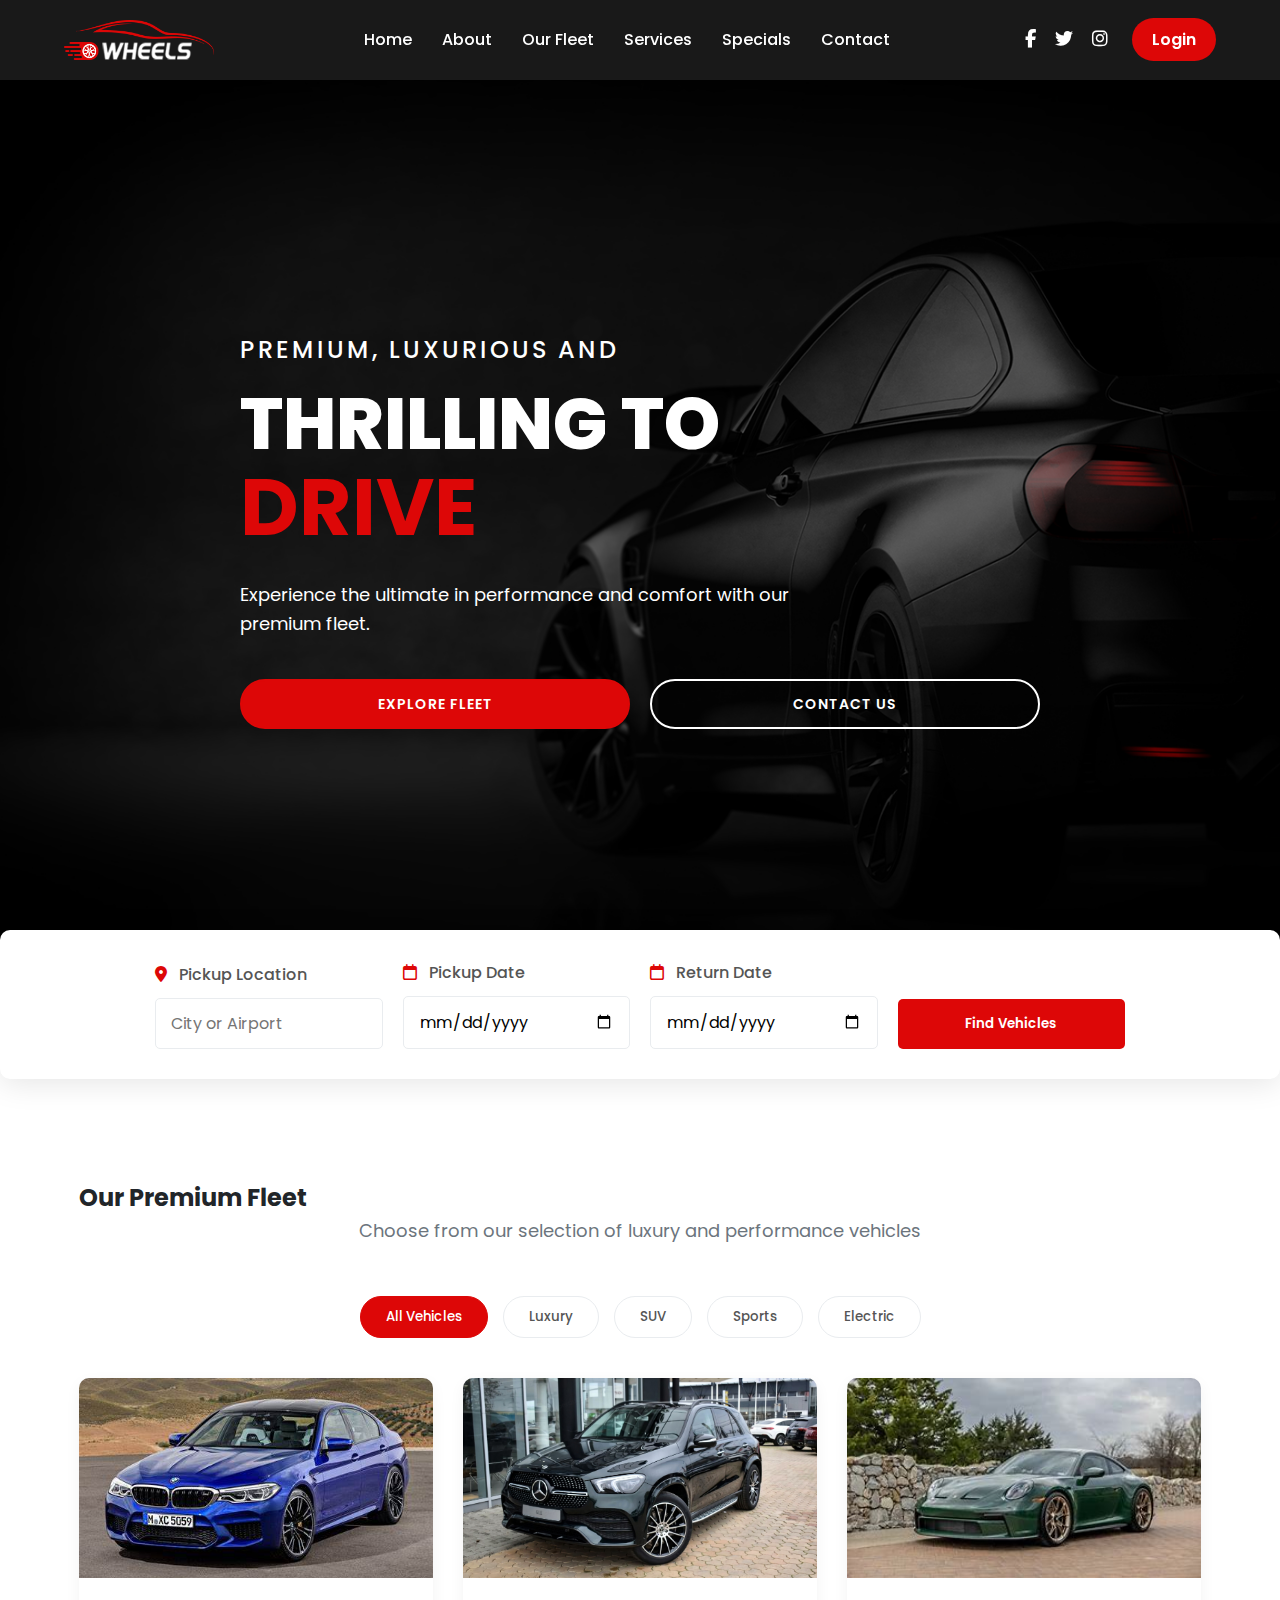
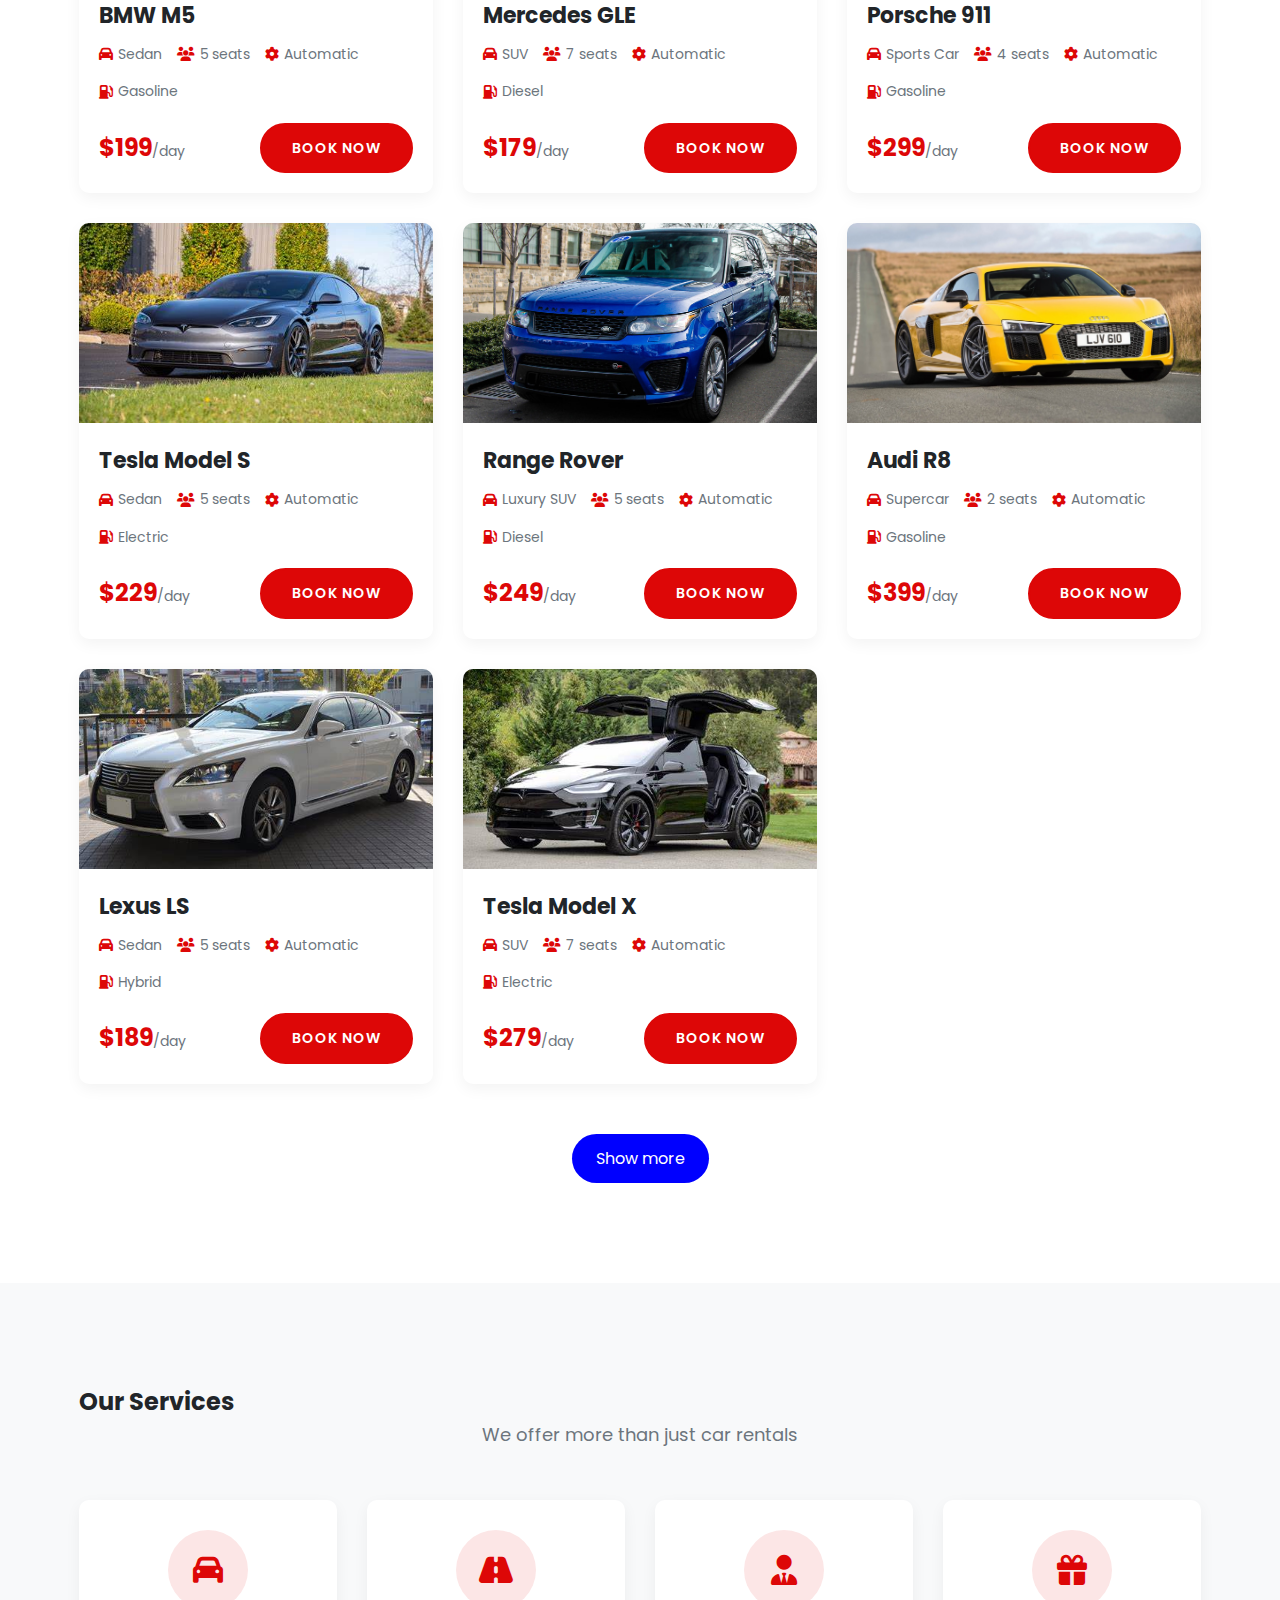
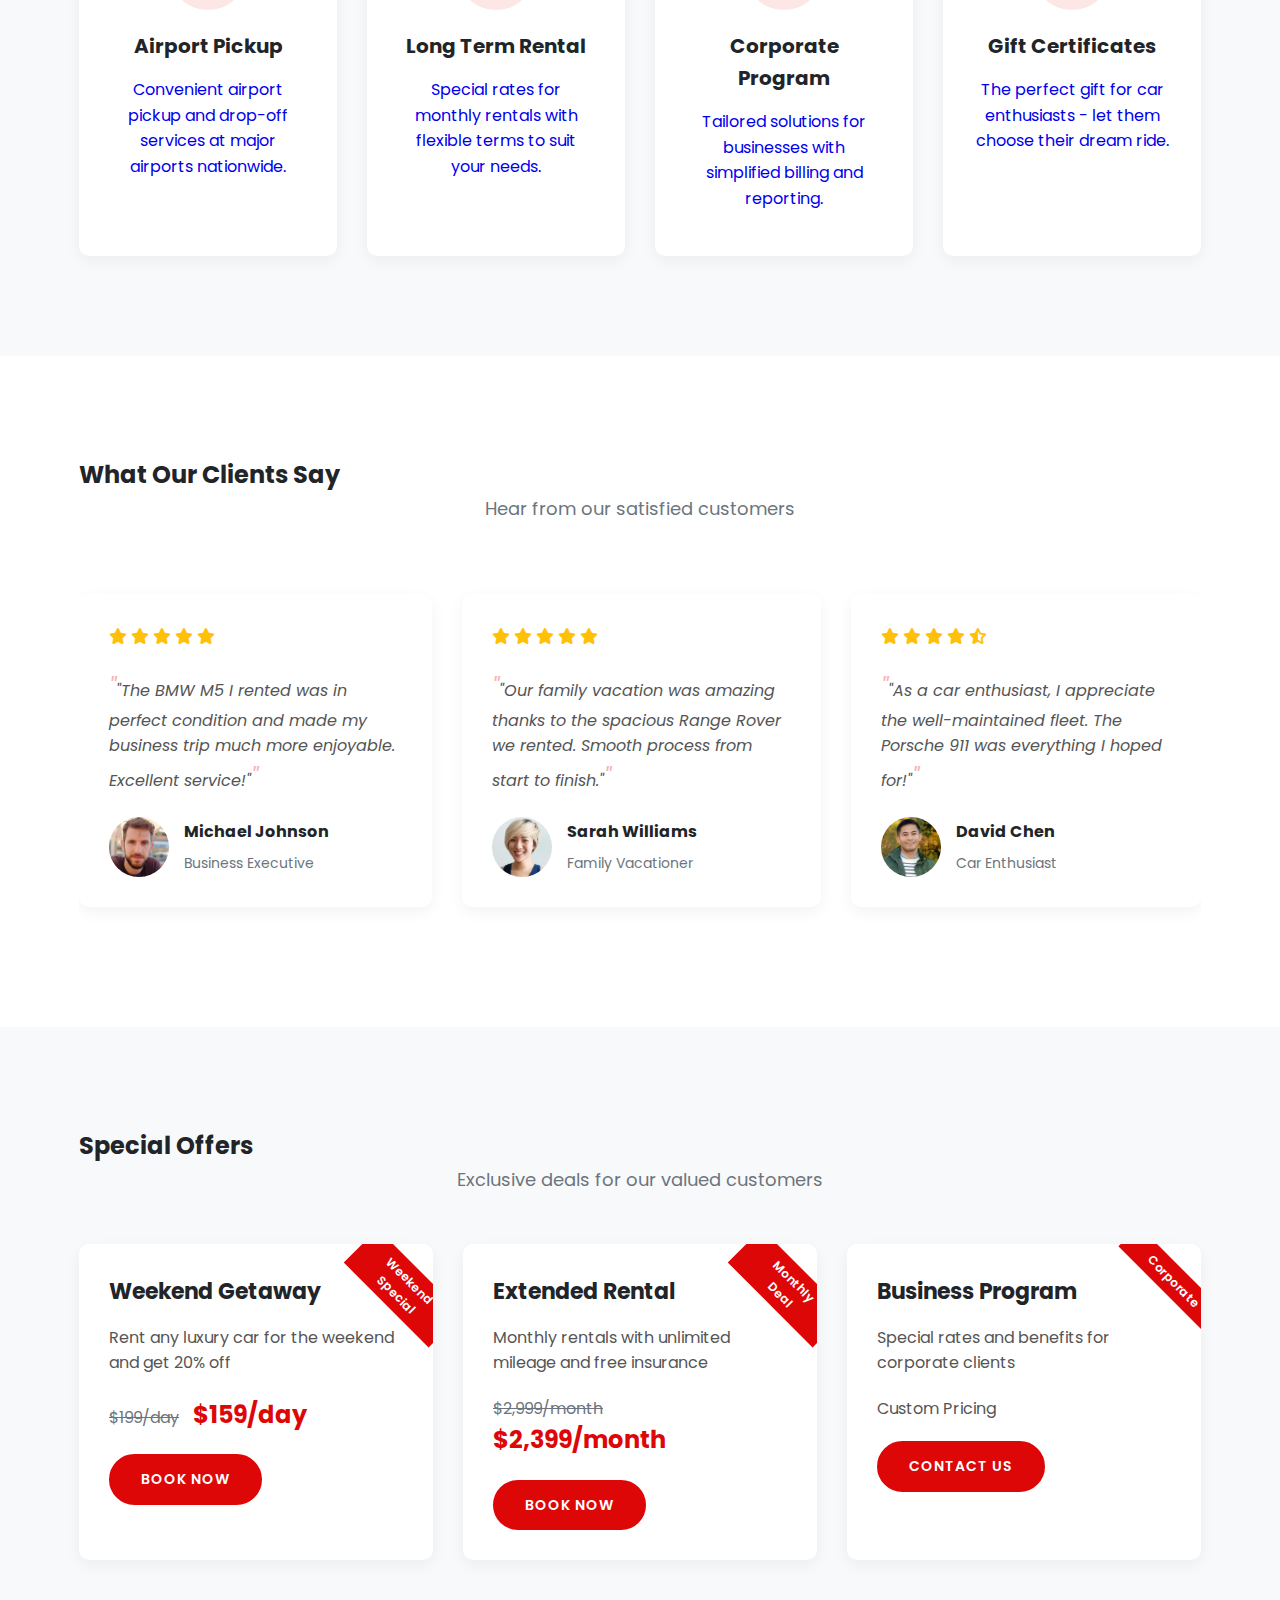
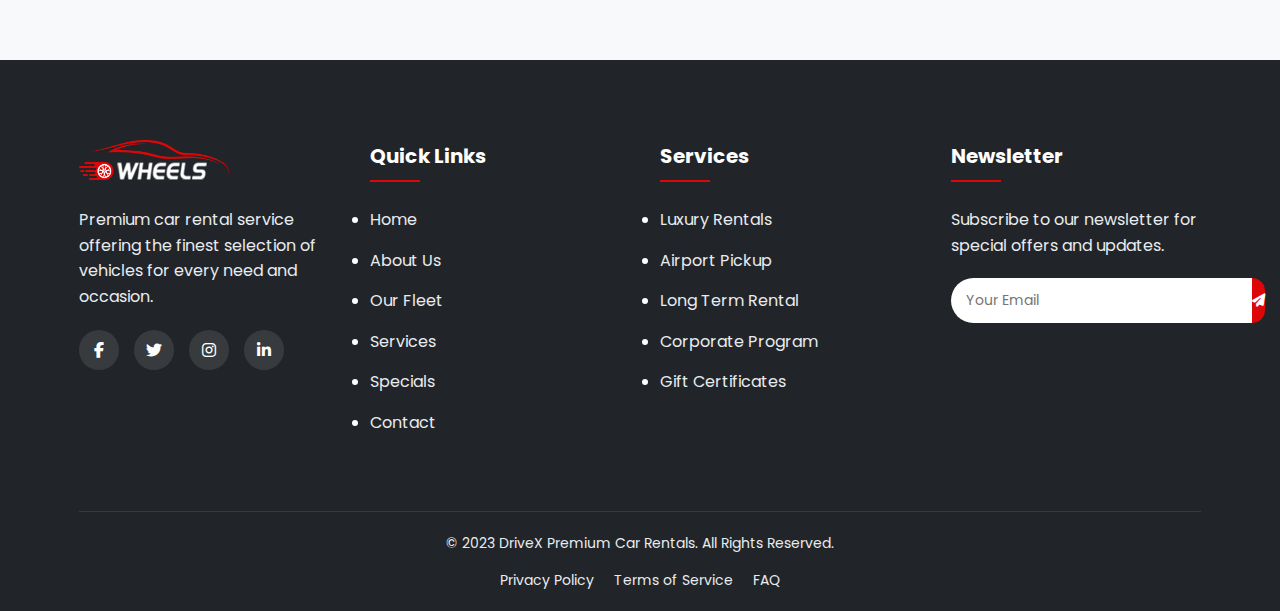
<file: index.html>
<!DOCTYPE html>
<html lang="en">
<head>
    <meta charset="UTF-8">
    <meta http-equiv="X-UA-Compatible" content="IE=edge">
    <meta name="viewport" content="width=device-width, initial-scale=1.0">
    <title>DriveX - Premium Car Rentals</title>

    <!-- Link Font Awesome -->
    <link rel="stylesheet" href="https://cdnjs.cloudflare.com/ajax/libs/font-awesome/6.4.0/css/all.min.css">

    <!-- Link File CSS -->
    <link rel="stylesheet" href="style (1).css">
    <link rel="stylesheet" href="general.css">
    <script src="script.js"></script>
    

</head>
<body>
    <header>
        <nav>
            <img src="img/car-logo.png" class="logo" alt="DriveX Logo">
            <div class="menu">
                <a href="#home">Home</a>
                <a href="about.html">About</a>
                <a href="#fleet">Our Fleet</a>
                <a href="#services">Services</a>
                <a href="#specials">Specials</a>
                <a href="contact.html">Contact</a>
            </div>

            <div class="social">
                <a href="#"><i class="fa-brands fa-facebook-f"></i></a>
                <a href="#"><i class="fa-brands fa-twitter"></i></a>
                <a href="#"><i class="fa-brands fa-instagram"></i></a>
                <a href="promer.html" class="book-now-btn">Login</a>
            </div>
        </nav>
    </header>
    
    <section class="hero" id="home">
        <div class="text">
            <h4>Premium, Luxurious and</h4>
            <h1>Thrilling to <br> <span>Drive</span></h1>
            <p>Experience the ultimate in performance and comfort with our premium fleet.</p>
            <div class="hero-buttons">
                <a href="#fleet" class="btn">Explore Fleet</a>
                <a href="contact.html" class="btn-outline">Contact Us</a>
            </div>
        </div>
    </section>

    <section class="search-box">
        <div class="container">
            <form id="searchForm">
                <div class="form-group">
                    <label><i class="fas fa-map-marker-alt"></i> Pickup Location</label>
                    <input type="text" placeholder="City or Airport">
                </div>
                <div class="form-group">
                    <label><i class="far fa-calendar"></i> Pickup Date</label>
                    <input type="date" id="pickupDate">
                </div>
                <div class="form-group">
                    <label><i class="far fa-calendar"></i> Return Date</label>
                    <input type="date" id="returnDate">
                </div>
                <button type="submit" class="search-btn">Find Vehicles</button>
            </form>
        </div>
    </section>

    <section class="fleet-section" id="fleet">
        <div class="container">
            <h2>Our Premium Fleet</h2>
            <p class="section-subtitle">Choose from our selection of luxury and performance vehicles</p>
            
            <div class="fleet-categories">
                <button class="category-btn active" data-category="all">All Vehicles</button>
                <button class="category-btn" data-category="luxury">Luxury</button>
                <button class="category-btn" data-category="suv">SUV</button>
                <button class="category-btn" data-category="sports">Sports</button>
                <button class="category-btn" data-category="electric">Electric</button>
            </div>
            
            <div class="fleet-grid" id="fleetGrid">
                <!-- Vehicles will be loaded via JavaScript -->
            </div>
           <div class="btnSM_container"><a href="fleet.html"><button class="show_more_option">Show more</button></a></div> 
        </div>
    </section>


    <section class="services-section" id="services">
        <div class="container">
            <h2>Our Services</h2>
            <p class="section-subtitle">We offer more than just car rentals</p>
            
             <div class="services-grid">
                <div class="service-card">
                    <div class="service-icon">
                        <i class="fas fa-car"></i>
                    </div>
                   <a href="airportpickup.html"> <h3>Airport Pickup</h3>
                    <p>Convenient airport pickup and drop-off services at major airports nationwide.</p>
                </div></a>
                <div class="service-card">
                    <div class="service-icon">
                        <i class="fas fa-road"></i>
                    </div>
                   <a href ="longterm.html"><h3>Long Term Rental</h3>
                    <p>Special rates for monthly rentals with flexible terms to suit your needs.</p></a> 
                </div>
                <div class="service-card">
                    <div class="service-icon">
                        <i class="fas fa-user-tie"></i>
                    </div>
                    <a href="corporate.html"><h3>Corporate Program</h3>
                    <p>Tailored solutions for businesses with simplified billing and reporting.</p></a>
                </div>
                <div class="service-card">
                    <div class="service-icon">
                        <i class="fas fa-gift"></i>
                    </div>
                    <a href="gift.html"><h3>Gift Certificates</h3>
                    <p>The perfect gift for car enthusiasts - let them choose their dream ride.</p></a>
                </div>
            </div>
        </div>
    </section>

    <section class="testimonials-section">
        <div class="container">
            <h2>What Our Clients Say</h2>
            <p class="section-subtitle">Hear from our satisfied customers</p>
            
            <div class="testimonials-slider">
                <div class="testimonial-card">
                    <div class="testimonial-content">
                        <div class="rating">
                            <i class="fas fa-star"></i>
                            <i class="fas fa-star"></i>
                            <i class="fas fa-star"></i>
                            <i class="fas fa-star"></i>
                            <i class="fas fa-star"></i>
                        </div>
                        <p>"The BMW M5 I rented was in perfect condition and made my business trip much more enjoyable. Excellent service!"</p>
                        <div class="client-info">
                            <img src="img/client1.jpg" alt="Michael Johnson">
                            <div>
                                <h4>Michael Johnson</h4>
                                <span>Business Executive</span>
                            </div>
                        </div>
                    </div>
                </div>
                <div class="testimonial-card">
                    <div class="testimonial-content">
                        <div class="rating">
                            <i class="fas fa-star"></i>
                            <i class="fas fa-star"></i>
                            <i class="fas fa-star"></i>
                            <i class="fas fa-star"></i>
                            <i class="fas fa-star"></i>
                        </div>
                        <p>"Our family vacation was amazing thanks to the spacious Range Rover we rented. Smooth process from start to finish."</p>
                        <div class="client-info">
                            <img src="img/client2.jpg" alt="Sarah Williams">
                            <div>
                                <h4>Sarah Williams</h4>
                                <span>Family Vacationer</span>
                            </div>
                        </div>
                    </div>
                </div>
                <div class="testimonial-card">
                    <div class="testimonial-content">
                        <div class="rating">
                            <i class="fas fa-star"></i>
                            <i class="fas fa-star"></i>
                            <i class="fas fa-star"></i>
                            <i class="fas fa-star"></i>
                            <i class="fas fa-star-half-alt"></i>
                        </div>
                        <p>"As a car enthusiast, I appreciate the well-maintained fleet. The Porsche 911 was everything I hoped for!"</p>
                        <div class="client-info">
                            <img src="img/client3.jpg" alt="David Chen">
                            <div>
                                <h4>David Chen</h4>
                                <span>Car Enthusiast</span>
                            </div>
                        </div>
                    </div>
                </div>
            </div>
        </div>
    </section>

    <section class="specials-section" id="specials">
        <div class="container">
            <h2>Special Offers</h2>
            <p class="section-subtitle">Exclusive deals for our valued customers</p>
            
            <div class="specials-grid">
                <div class="special-card weekend-special">
                    <div class="special-badge">Weekend Special</div>
                    <h3>Weekend Getaway</h3>
                    <p>Rent any luxury car for the weekend and get 20% off</p>
                    <div class="special-price">
                        <span class="old-price">$199/day</span>
                        <span class="new-price">$159/day</span>
                    </div>
                    <a href="contact.html" class="btn">Book Now</a>
                </div>
                <div class="special-card monthly-special">
                    <div class="special-badge">Monthly Deal</div>
                    <h3>Extended Rental</h3>
                    <p>Monthly rentals with unlimited mileage and free insurance</p>
                    <div class="special-price">
                        <span class="old-price">$2,999/month</span>
                        <span class="new-price">$2,399/month</span>
                    </div>
                    <a href="contact.html" class="btn">Book Now</a>
                </div>
                <div class="special-card corporate-special">
                    <div class="special-badge">Corporate</div>
                    <h3>Business Program</h3>
                    <p>Special rates and benefits for corporate clients</p>
                    <div class="special-price">
                        <span>Custom Pricing</span>
                    </div>
                    <a href="contact.html" class="btn">Contact Us</a>
                </div>
            </div>
        </div>
    </section>

    

    <footer>
        <div class="container">
            <div class="footer-content">
                <div class="footer-col">
                    <img src="img/car-logo.png" class="footer-logo" alt="DriveX Logo">
                    <p>Premium car rental service offering the finest selection of vehicles for every need and occasion.</p>
                    <div class="footer-social">
                        <a href="#"><i class="fab fa-facebook-f"></i></a>
                        <a href="#"><i class="fab fa-twitter"></i></a>
                        <a href="#"><i class="fab fa-instagram"></i></a>
                        <a href="#"><i class="fab fa-linkedin-in"></i></a>
                    </div>
                </div>
                <div class="footer-col">
                    <h3>Quick Links</h3>
                    <ul>
                        <li><a href="#home">Home</a></li>
                        <li><a href="#about">About Us</a></li>
                        <li><a href="#fleet">Our Fleet</a></li>
                        <li><a href="#services">Services</a></li>
                        <li><a href="#specials">Specials</a></li>
                        <li><a href="#contact">Contact</a></li>
                    </ul>
                </div>
                <div class="footer-col">
                    <h3>Services</h3>
                    <ul>
                        <li><a href="#">Luxury Rentals</a></li>
                        <li><a href="airportpickup.html">Airport Pickup</a></li>
                        <li><a href="longterm.html">Long Term Rental</a></li>
                        <li><a href="corporate.html">Corporate Program</a></li>
                        <li><a href="gift.html">Gift Certificates</a></li>
                    </ul>
                </div>
                <div class="footer-col">
                    <h3>Newsletter</h3>
                    <p>Subscribe to our newsletter for special offers and updates.</p>
                    <form class="newsletter-form">
                        <input type="email" placeholder="Your Email" required>
                        <button type="submit"><i class="fas fa-paper-plane"></i></button>
                    </form>
                </div>
            </div>
            <div class="footer-bottom">
                <p>&copy; 2023 DriveX Premium Car Rentals. All Rights Reserved.</p>
                <div class="footer-links">
                    <a href="#">Privacy Policy</a>
                    <a href="#">Terms of Service</a>
                    <a href="#">FAQ</a>
                </div>
            </div>
        </div>
    </footer>
    


</body>
</html>
</file>
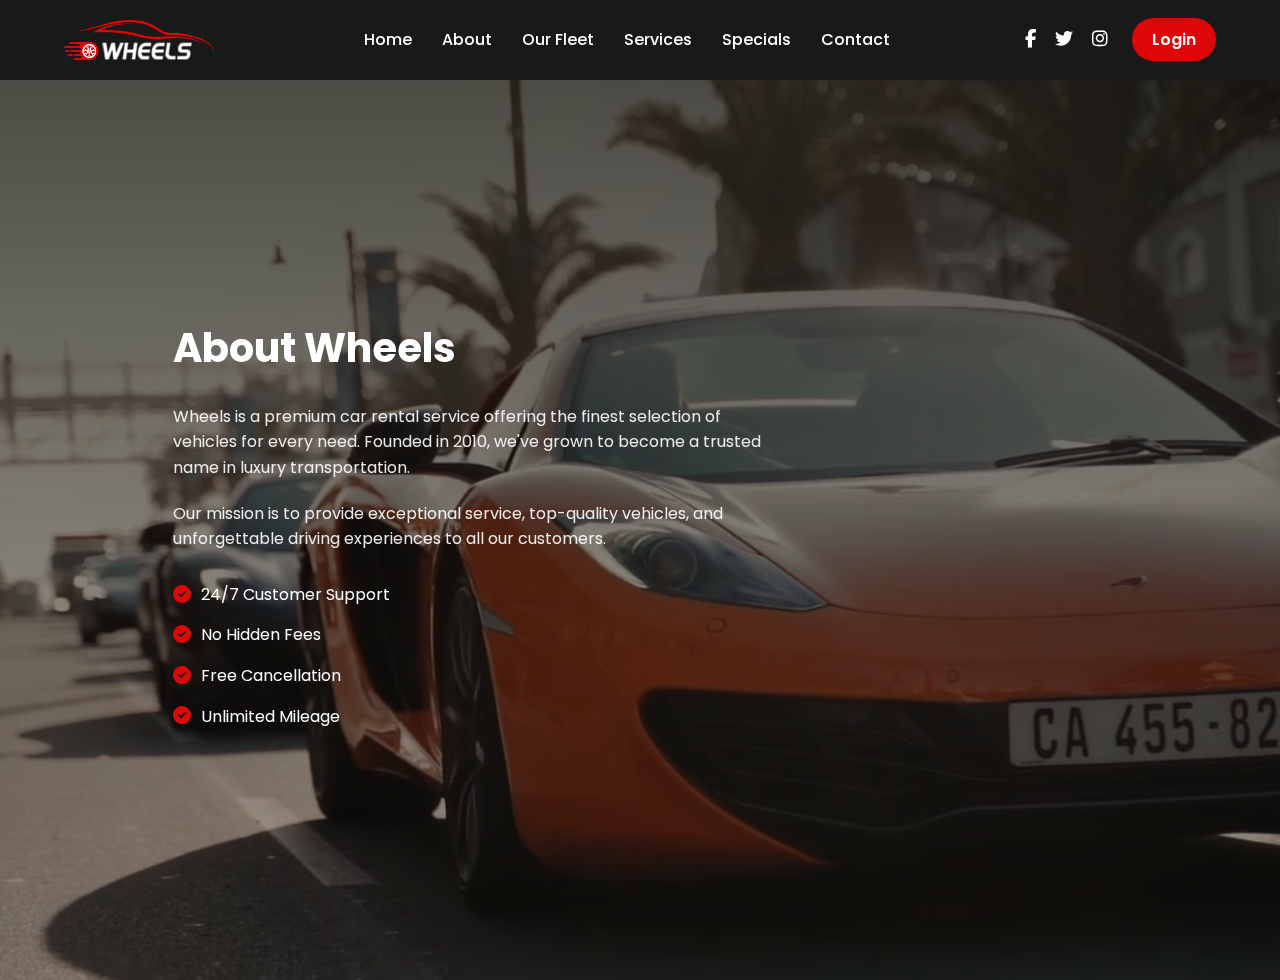
<file: about.html>
<!DOCTYPE html>
<html lang="en">
<head>
    <meta charset="UTF-8">
    <meta name="viewport" content="width=device-width, initial-scale=1.0">
    <title>About Wheels</title>
    <link rel="stylesheet" href="style (1).css">
    <link rel="stylesheet" href="general.css">
    <link rel="stylesheet" href="https://cdnjs.cloudflare.com/ajax/libs/font-awesome/6.4.0/css/all.min.css">
    <script src="script.js"></script>
    <link rel="stylesheet" href="about.css">
</head>
<body>
    <header>
        <nav>
            <img src="img/car-logo.png" class="logo" alt="wheels Logo">
            <div class="menu">
                <a href="index.html">Home</a>
                <a href="about.html">About</a>
                <a href="fleet.html">Our Fleet</a>
                <a href="index.html#services">Services</a>
                <a href="index.html#specials">Specials</a>
                <a href="contact.html">Contact</a>
            </div>

            <div class="social">
                <a href="#"><i class="fa-brands fa-facebook-f"></i></a>
                <a href="#"><i class="fa-brands fa-twitter"></i></a>
                <a href="#"><i class="fa-brands fa-instagram"></i></a>
                <a href="promer.html" class="book-now-btn">Login</a>
            </div>
        </nav>
    </header>

    <section class="video-background">
        <video autoplay muted loop id="aboutVideo">
            <source src="img/super-car-automobile-bg.mp4" type="video/mp4">
            <!-- Fallback image if video doesn't load -->
            <img src="img/audi-r8.jpg" alt="About DriveX">
        </video>
        <div class="video-overlay"></div>
        <div class="video-content">
            <div class="container">
                <div class="about-text">
                    <h2>About Wheels</h2>
                    <p>Wheels is a premium car rental service offering the finest selection of vehicles for every need. Founded in 2010, we've grown to become a trusted name in luxury transportation.</p>
                    <p>Our mission is to provide exceptional service, top-quality vehicles, and unforgettable driving experiences to all our customers.</p>
                    <ul class="about-features">
                        <li><i class="fas fa-check-circle"></i> 24/7 Customer Support</li>
                        <li><i class="fas fa-check-circle"></i> No Hidden Fees</li>
                        <li><i class="fas fa-check-circle"></i> Free Cancellation</li>
                        <li><i class="fas fa-check-circle"></i> Unlimited Mileage</li>
                    </ul>
                </div>
            </div>
        </div>
    </section>
</body>
</html>
</file>
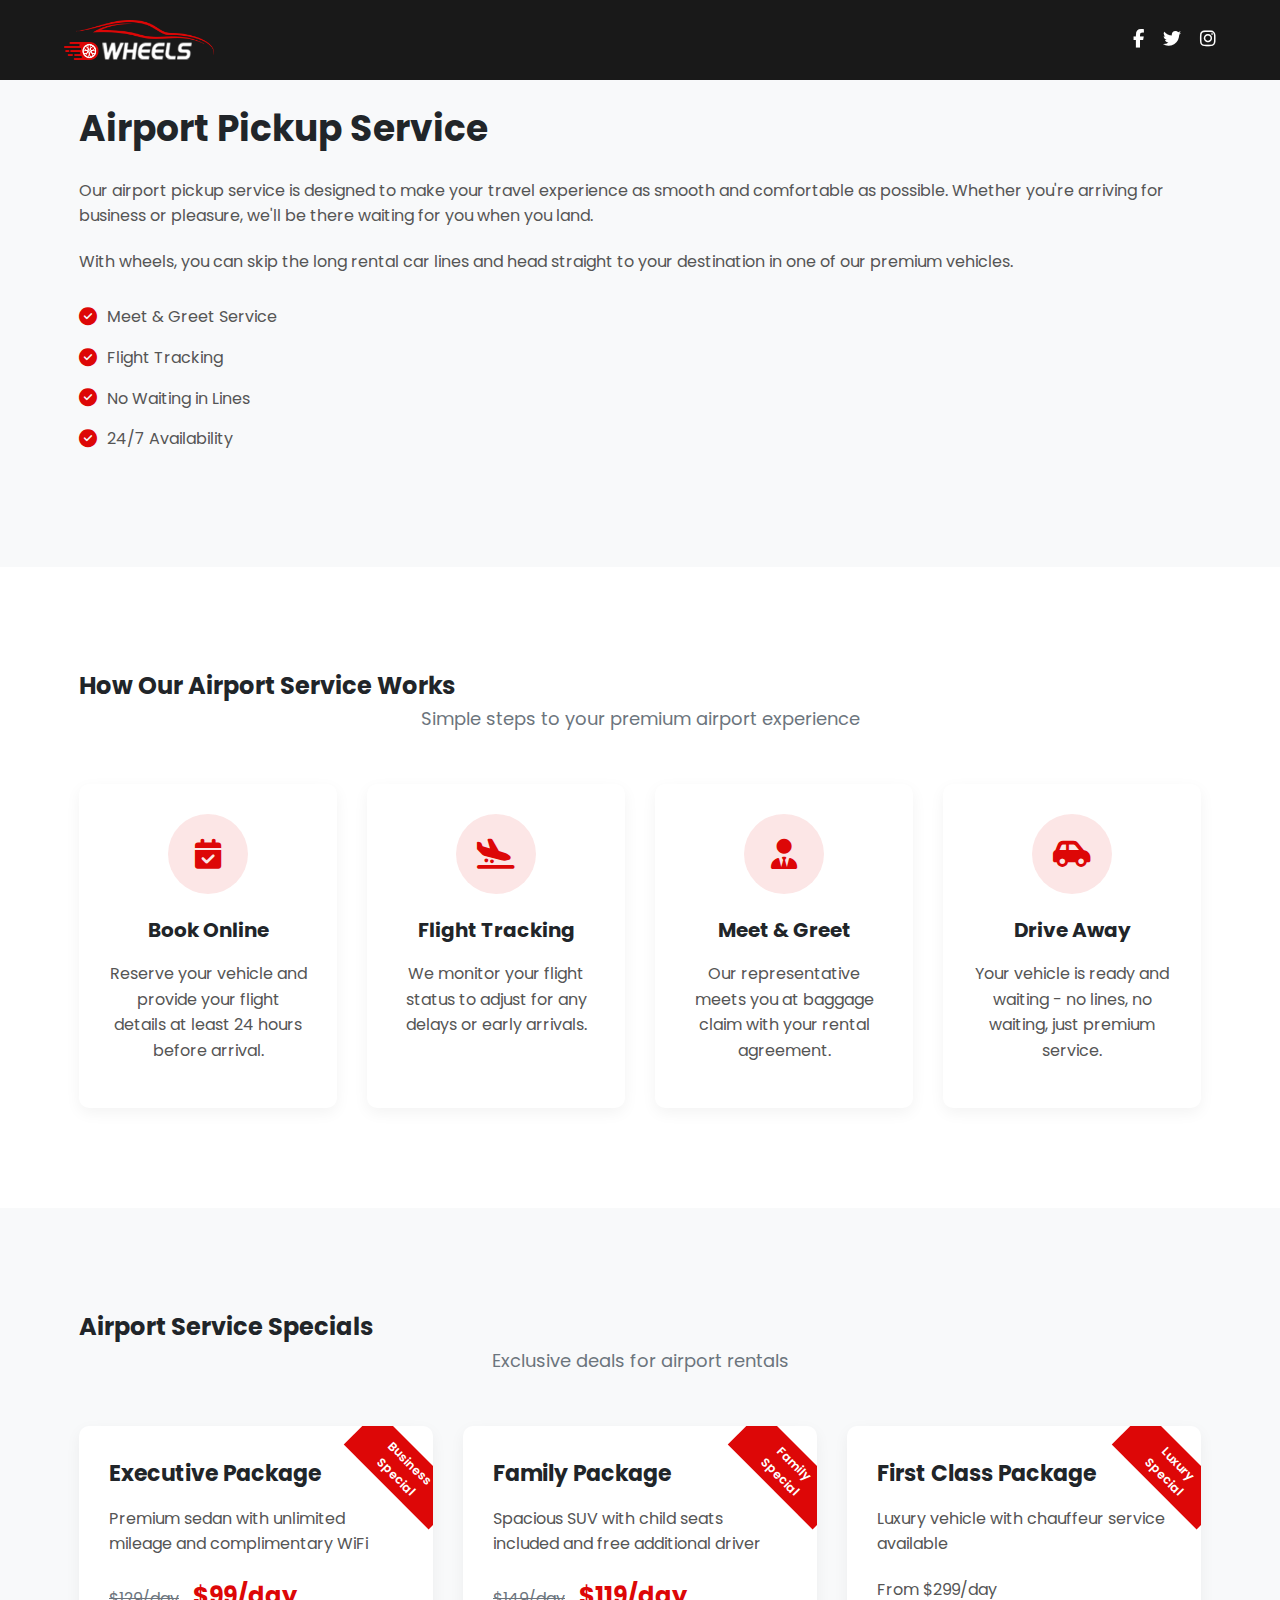
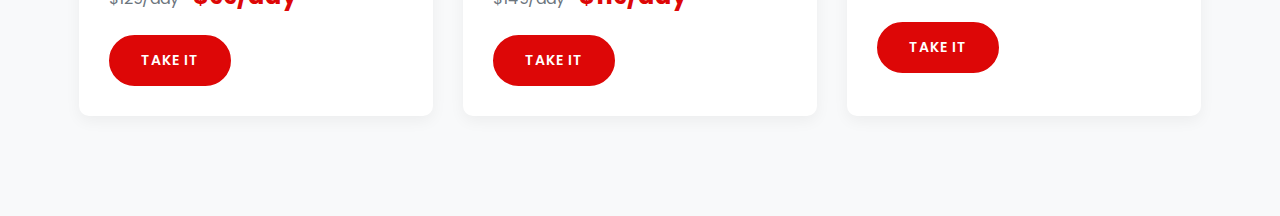
<file: airportpickup.html>
<!DOCTYPE html>
<html lang="en">
<head>
    <meta charset="UTF-8">
    <meta http-equiv="X-UA-Compatible" content="IE=edge">
    <meta name="viewport" content="width=device-width, initial-scale=1.0">
    <title>Airport Pickup Service | Wheels Car Rentals</title>
    <link rel="stylesheet" href="https://cdnjs.cloudflare.com/ajax/libs/font-awesome/6.4.0/css/all.min.css">
    <link rel="stylesheet" href="style (1).css">
    <link rel="stylesheet" href="general.css">
</head>
<body>
    <header>
        <nav>
            <img src="img/car-logo.png" class="logo" alt="wheels Logo">
           
            <div class="social">
                <a href="#"><i class="fa-brands fa-facebook-f"></i></a>
                <a href="#"><i class="fa-brands fa-twitter"></i></a>
                <a href="#"><i class="fa-brands fa-instagram"></i></a>
            </div>
        </nav>
    </header>

    <section class="about-section" id="how-it-works">
        <div class="container">
            <div class="about-content">
                <div class="about-text">
                    <h2>Airport Pickup Service</h2>
                    <p>Our airport pickup service is designed to make your travel experience as smooth and comfortable as possible. Whether you're arriving for business or pleasure, we'll be there waiting for you when you land.</p>
                    <p>With wheels, you can skip the long rental car lines and head straight to your destination in one of our premium vehicles.</p>
                    <ul class="about-features">
                        <li><i class="fas fa-check-circle"></i> Meet & Greet Service</li>
                        <li><i class="fas fa-check-circle"></i> Flight Tracking</li>
                        <li><i class="fas fa-check-circle"></i> No Waiting in Lines</li>
                        <li><i class="fas fa-check-circle"></i> 24/7 Availability</li>
                    </ul>
                </div>

            </div>
        </div>
    </section>

    <section class="services-section" style="background-color: #fff;">
        <div class="container">
            <h2>How Our Airport Service Works</h2>
            <p class="section-subtitle">Simple steps to your premium airport experience</p>
            
            <div class="services-grid">
                <div class="service-card">
                    <div class="service-icon">
                        <i class="fas fa-calendar-check"></i>
                    </div>
                    <h3>Book Online</h3>
                    <p>Reserve your vehicle and provide your flight details at least 24 hours before arrival.</p>
                </div>
                <div class="service-card">
                    <div class="service-icon">
                        <i class="fas fa-plane-arrival"></i>
                    </div>
                    <h3>Flight Tracking</h3>
                    <p>We monitor your flight status to adjust for any delays or early arrivals.</p>
                </div>
                <div class="service-card">
                    <div class="service-icon">
                        <i class="fas fa-user-tie"></i>
                    </div>
                    <h3>Meet & Greet</h3>
                    <p>Our representative meets you at baggage claim with your rental agreement.</p>
                </div>
                <div class="service-card">
                    <div class="service-icon">
                        <i class="fas fa-car-side"></i>
                    </div>
                    <h3>Drive Away</h3>
                    <p>Your vehicle is ready and waiting - no lines, no waiting, just premium service.</p>
                </div>
            </div>
        </div>
    </section>

    <section class="specials-section">
        <div class="container">
            <h2>Airport Service Specials</h2>
            <p class="section-subtitle">Exclusive deals for airport rentals</p>
            
            <div class="specials-grid">
                <div class="special-card weekend-special">
                    <div class="special-badge">Business Special</div>
                    <h3>Executive Package</h3>
                    <p>Premium sedan with unlimited mileage and complimentary WiFi</p>
                    <div class="special-price">
                        <span class="old-price">$129/day</span>
                        <span class="new-price">$99/day</span>
                    </div>
                    <a href="#" class="btn">TAKE IT</a>
                </div>
                <div class="special-card monthly-special">
                    <div class="special-badge">Family Special</div>
                    <h3>Family Package</h3>
                    <p>Spacious SUV with child seats included and free additional driver</p>
                    <div class="special-price">
                        <span class="old-price">$149/day</span>
                        <span class="new-price">$119/day</span>
                    </div>
                    <a href="#" class="btn">TAKE IT</a>
                </div>
                <div class="special-card corporate-special">
                    <div class="special-badge">Luxury Special</div>
                    <h3>First Class Package</h3>
                    <p>Luxury vehicle with chauffeur service available</p>
                    <div class="special-price">
                        <span>From $299/day</span>
                    </div>
                    <a href="#" class="btn">TAKE IT</a>
                </div>
            </div>
        </div>
    </section>


    <script src="script.js"></script>
</body>
</html>
</file>
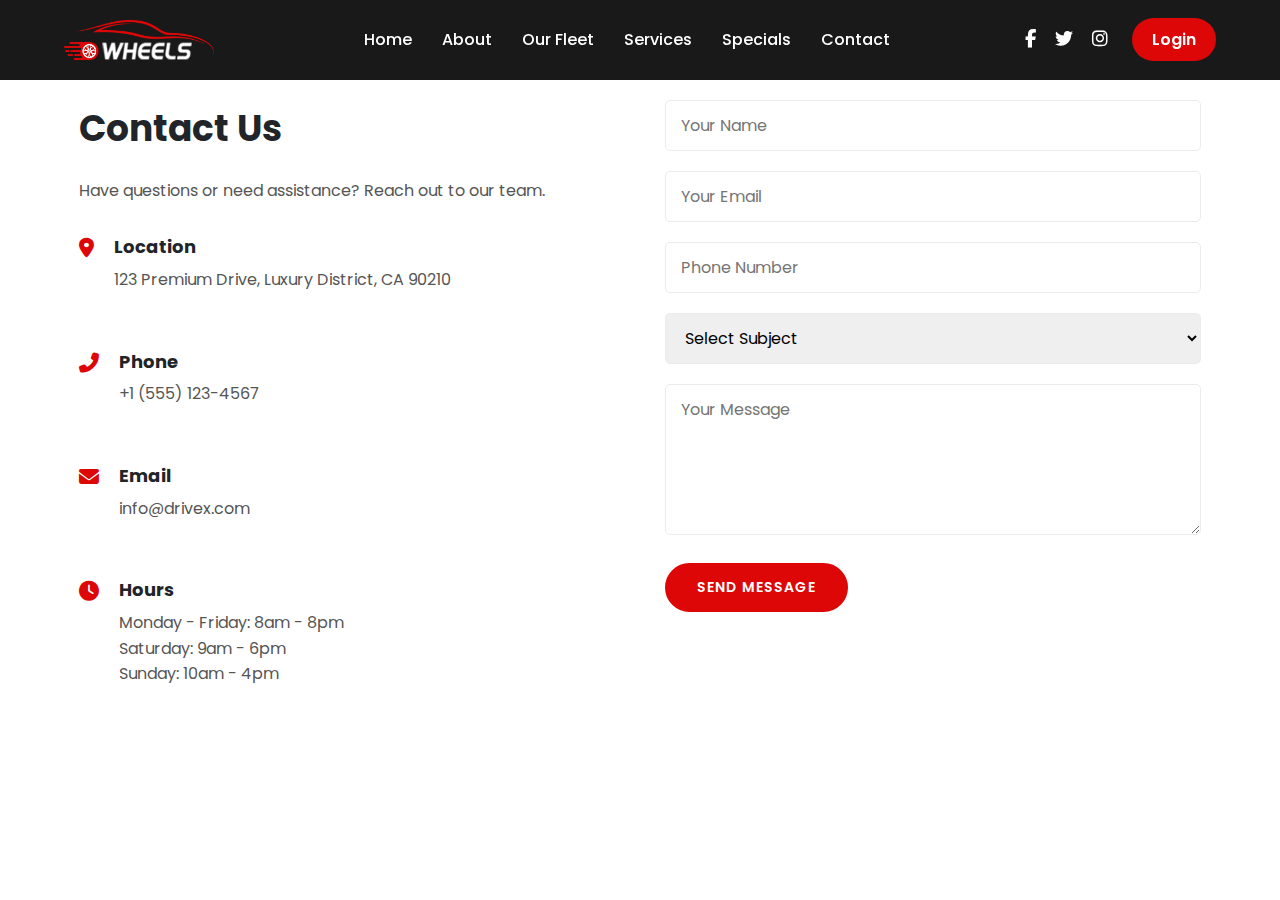
<file: contact.html>
<!DOCTYPE html>
<html lang="en">
<head>
    <meta charset="UTF-8">
    <meta name="viewport" content="width=device-width, initial-scale=1.0">
    <title>contact us </title>
    <!-- Link Font Awesome -->
    <link rel="stylesheet" href="https://cdnjs.cloudflare.com/ajax/libs/font-awesome/6.4.0/css/all.min.css">

    <!-- Link File CSS -->
    <link rel="stylesheet" href="style (1).css">
    <link rel="stylesheet" href="general.css">
    <script src="script.js"></script>
    
    
</head>
<body>
    <header>
        <nav>
            <img src="img/car-logo.png" class="logo" alt="DriveX Logo">
            <div class="menu">
                <a href="index.html">Home</a>
                <a href="about.html">About</a>
                <a href="#fleet">Our Fleet</a>
                <a href="index.html#services">Services</a>
                <a href="index.html#specials">Specials</a>
                <a href="contact.html">Contact</a>
            </div>

            <div class="social">
                <a href="#"><i class="fa-brands fa-facebook-f"></i></a>
                <a href="#"><i class="fa-brands fa-twitter"></i></a>
                <a href="#"><i class="fa-brands fa-instagram"></i></a>
                <a href="promer.html" class="book-now-btn">Login</a>
            </div>
        </nav>
    </header>
    
    <section class="contact-section" id="contact">
        <div class="container">
            <div class="contact-content">
                <div class="contact-info">
                    <h2>Contact Us</h2>
                    <p>Have questions or need assistance? Reach out to our team.</p>
                    
                    <div class="info-item">
                        <i class="fas fa-map-marker-alt"></i>
                        <div>
                            <h4>Location</h4>
                            <p>123 Premium Drive, Luxury District, CA 90210</p>
                        </div>
                    </div>
                    <div class="info-item">
                        <i class="fas fa-phone-alt"></i>
                        <div>
                            <h4>Phone</h4>
                            <p>+1 (555) 123-4567</p>
                        </div>
                    </div>
                    <div class="info-item">
                        <i class="fas fa-envelope"></i>
                        <div>
                            <h4>Email</h4>
                            <p>info@drivex.com</p>
                        </div>
                    </div>
                    <div class="info-item">
                        <i class="fas fa-clock"></i>
                        <div>
                            <h4>Hours</h4>
                            <p>Monday - Friday: 8am - 8pm<br>
                            Saturday: 9am - 6pm<br>
                            Sunday: 10am - 4pm</p>
                        </div>
                    </div>
                </div>
                
                <div class="contact-form">
                    <form id="contactForm">
                        <div class="form-group">
                            <input type="text" placeholder="Your Name" required>
                        </div>
                        <div class="form-group">
                            <input type="email" placeholder="Your Email" required>
                        </div>
                        <div class="form-group">
                            <input type="tel" placeholder="Phone Number">
                        </div>
                        <div class="form-group">
                            <select>
                                <option value="">Select Subject</option>
                                <option value="booking">Booking Inquiry</option>
                                <option value="fleet">Fleet Question</option>
                                <option value="corporate">Corporate Program</option>
                                <option value="other">Other</option>
                            </select>
                        </div>
                        <div class="form-group">
                            <textarea placeholder="Your Message" rows="5" required></textarea>
                        </div>
                        <button type="submit" class="btn">Send Message</button>
                    </form>
                </div>
            </div>
        </div>
    </section>
    
</body>
</html>
</file>
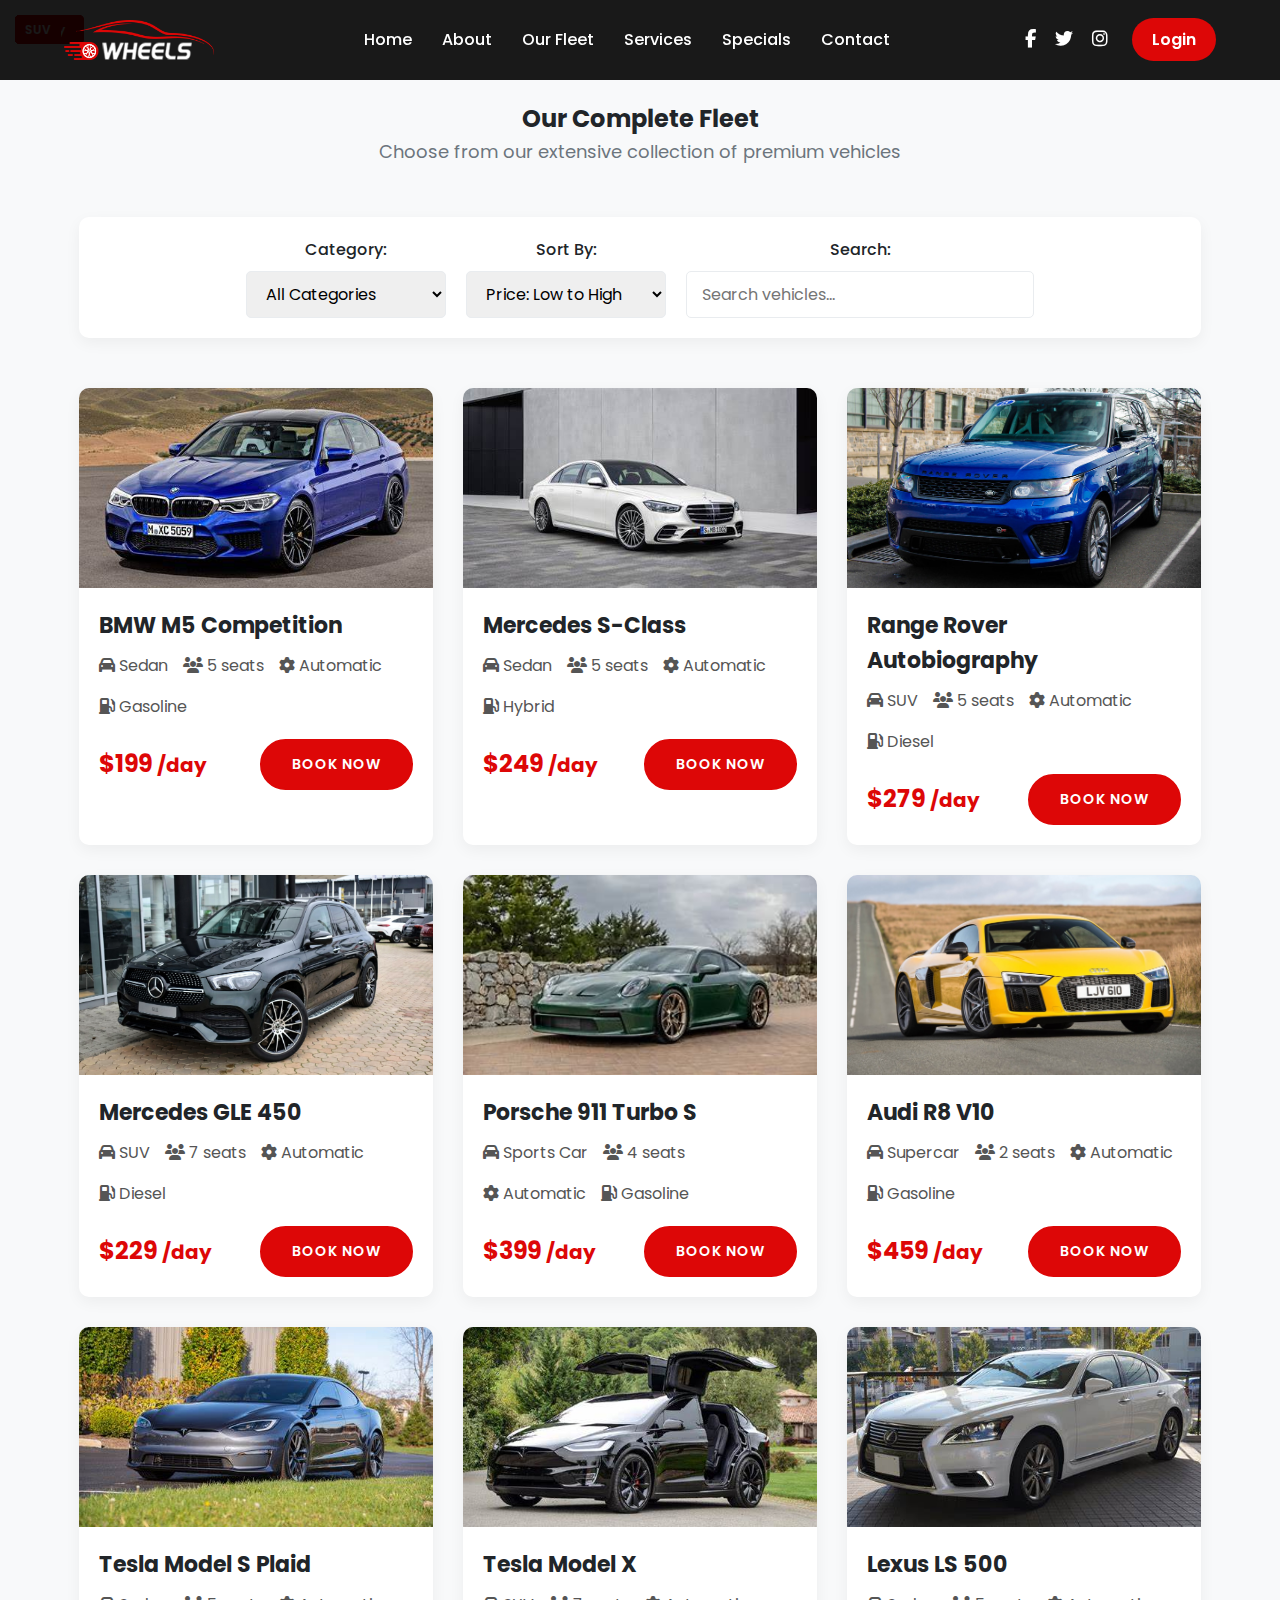
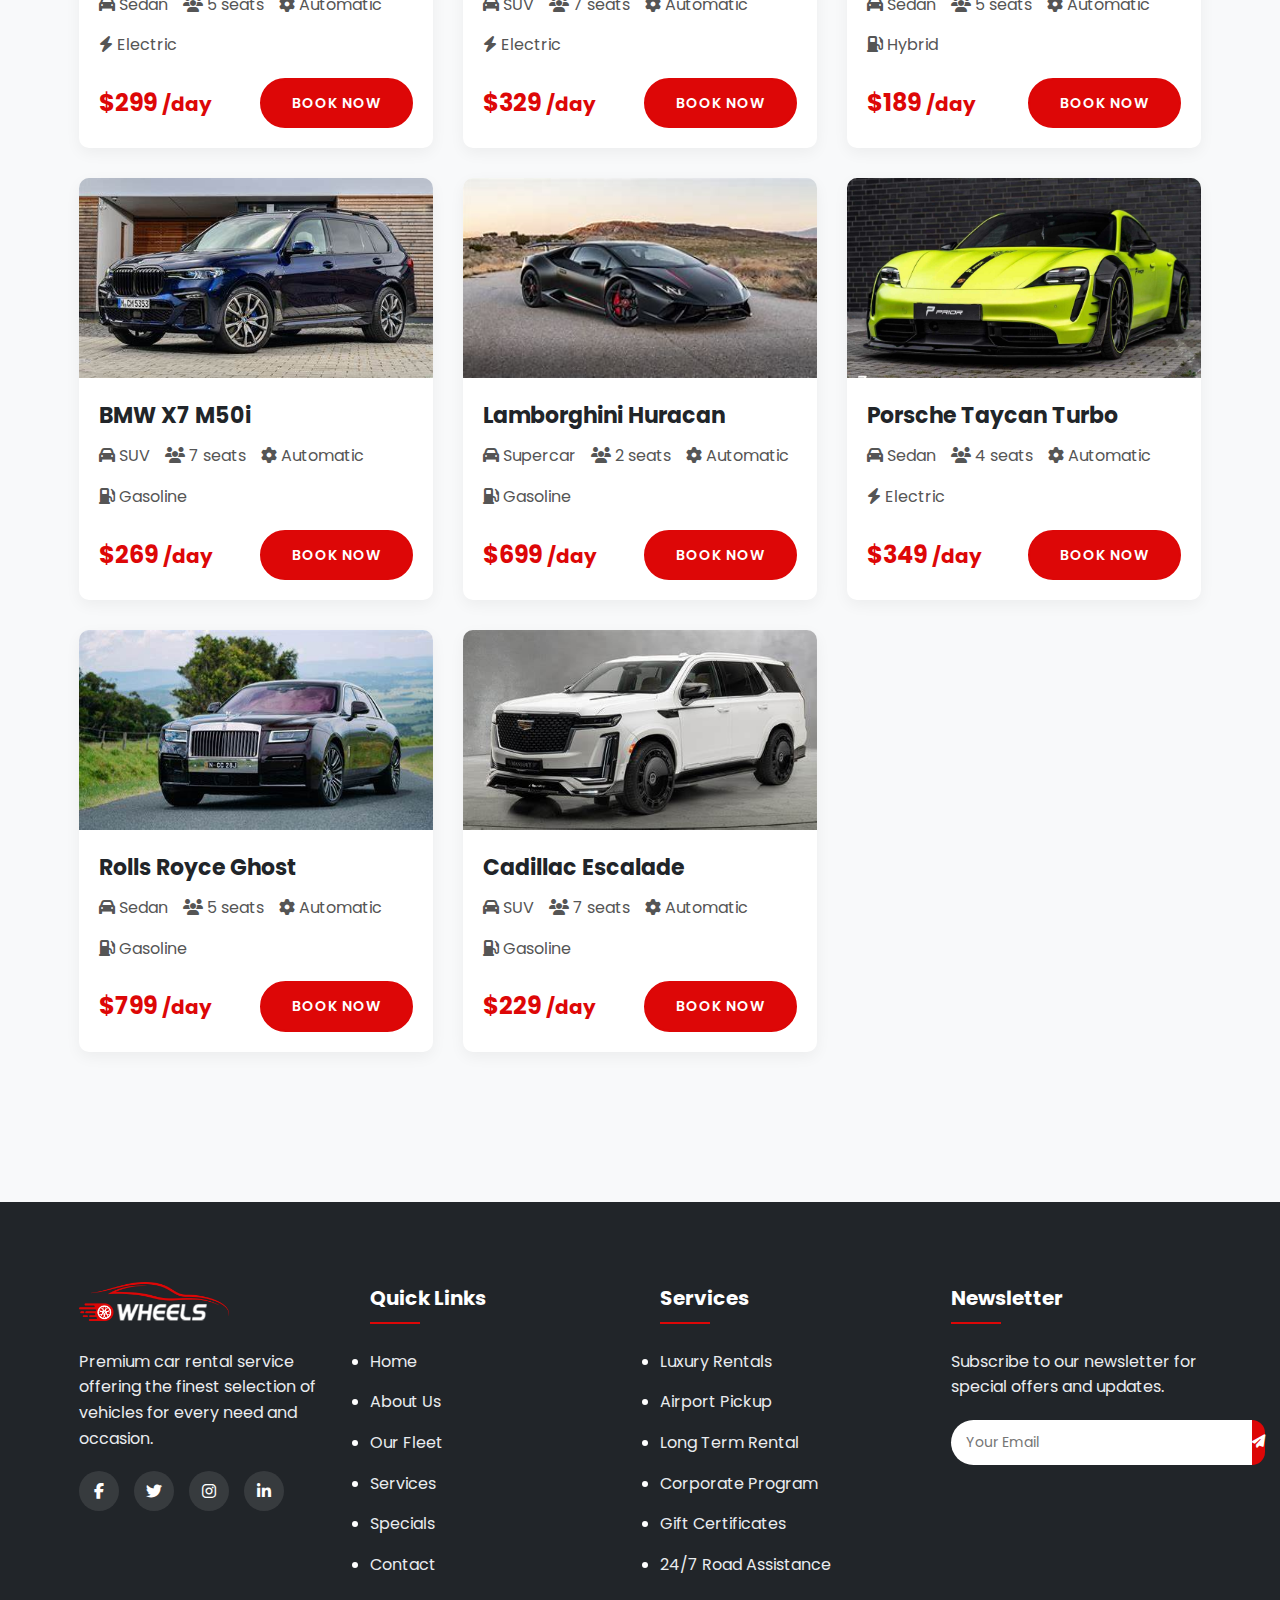
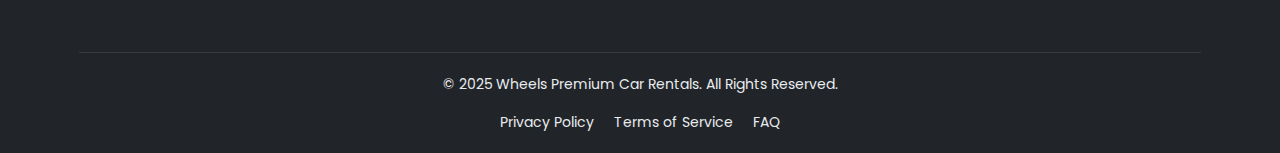
<file: fleet.html>
<!DOCTYPE html>
<html lang="en">
<head>
    <meta charset="UTF-8">
    <meta http-equiv="X-UA-Compatible" content="IE=edge">
    <meta name="viewport" content="width=device-width, initial-scale=1.0">
    <title>Wheels - Full Fleet</title>
    <link rel="stylesheet" href="https://cdnjs.cloudflare.com/ajax/libs/font-awesome/6.4.0/css/all.min.css">
    <link rel="stylesheet" href="style (1).css">
    <link rel="stylesheet" href="general.css">
    <link rel="stylesheet" href="fleet.css">
</head>
<body>
    <header>
        <nav>
            <img src="img/car-logo.png" class="logo" alt="Wheels Logo">
            <div class="menu">
                <a href="index.html">Home</a>
                <a href="about.html">About</a>
                <a href="#">Our Fleet</a>
                <a href="index.html#services">Services</a>
                <a href="index.html#specials">Specials</a>
                <a href="contact.html">Contact</a>
            </div>
            <div class="social">
                <a href="#"><i class="fa-brands fa-facebook-f"></i></a>
                <a href="#"><i class="fa-brands fa-twitter"></i></a>
                <a href="#"><i class="fa-brands fa-instagram"></i></a>
                <a href="promer.html" class="book-now-btn">Login</a>
            </div>
        </nav>
    </header>

    <section class="full-fleet-section">
        <div class="container">
            <div class="section-header">
                <h2>Our Complete Fleet</h2>
                <p class="section-subtitle">Choose from our extensive collection of premium vehicles</p>
                
                <div class="fleet-filters">
                    <div class="filter-group">
                        <label for="category">Category:</label>
                        <select id="category">
                            <option value="all">All Categories</option>
                            <option value="luxury">Luxury</option>
                            <option value="suv">SUV</option>
                            <option value="sports">Sports</option>
                            <option value="electric">Electric</option>
                        </select>
                    </div>
                    
                    <div class="filter-group">
                        <label for="sort">Sort By:</label>
                        <select id="sort">
                            <option value="price-asc">Price: Low to High</option>
                            <option value="price-desc">Price: High to Low</option>
                            <option value="name-asc">Name: A-Z</option>
                            <option value="name-desc">Name: Z-A</option>
                        </select>
                    </div>
                    
                    <div class="filter-group">
                        <label for="search">Search:</label>
                        <input type="text" id="search" placeholder="Search vehicles...">
                    </div>
                </div>
            </div>
            
            <div class="full-fleet-grid">
                <!-- Luxury Vehicles -->
                <div class="vehicle-card" data-category="luxury">
                    <div class="vehicle-image">
                        <img src="img/bmw-m5.jpg" alt="BMW M5">
                        <div class="vehicle-badge">Luxury</div>
                    </div>
                    <div class="vehicle-info">
                        <h3>BMW M5 Competition</h3>
                        <div class="vehicle-specs">
                            <div class="spec"><i class="fas fa-car"></i> Sedan</div>
                            <div class="spec"><i class="fas fa-users"></i> 5 seats</div>
                            <div class="spec"><i class="fas fa-cog"></i> Automatic</div>
                            <div class="spec"><i class="fas fa-gas-pump"></i> Gasoline</div>
                        </div>
                        <div class="vehicle-price">
                            <span class="price">$199 <small>/day</small></span>
                             <div><a href="contact.html" class="btn">Book Now</a></div>
                        </div>
                    </div>
                </div>
                
                <div class="vehicle-card" data-category="luxury">
                    <div class="vehicle-image">
                        <img src="img/mercedes-s-class.jpg" alt="Mercedes S-Class">
                        <div class="vehicle-badge">Luxury</div>
                    </div>
                    <div class="vehicle-info">
                        <h3>Mercedes S-Class</h3>
                        <div class="vehicle-specs">
                            <div class="spec"><i class="fas fa-car"></i> Sedan</div>
                            <div class="spec"><i class="fas fa-users"></i> 5 seats</div>
                            <div class="spec"><i class="fas fa-cog"></i> Automatic</div>
                            <div class="spec"><i class="fas fa-gas-pump"></i> Hybrid</div>
                        </div>
                        <div class="vehicle-price">
                            <span class="price">$249 <small>/day</small></span>
                            <div><a href="contact.html" class="btn">Book Now</a></div>
                        </div>
                    </div>
                </div>
                
                <!-- SUV Vehicles -->
                <div class="vehicle-card" data-category="suv">
                    <div class="vehicle-image">
                        <img src="img/range-rover.jpg" alt="Range Rover">
                        <div class="vehicle-badge">SUV</div>
                    </div>
                    <div class="vehicle-info">
                        <h3>Range Rover Autobiography</h3>
                        <div class="vehicle-specs">
                            <div class="spec"><i class="fas fa-car"></i> SUV</div>
                            <div class="spec"><i class="fas fa-users"></i> 5 seats</div>
                            <div class="spec"><i class="fas fa-cog"></i> Automatic</div>
                            <div class="spec"><i class="fas fa-gas-pump"></i> Diesel</div>
                        </div>
                        <div class="vehicle-price">
                            <span class="price">$279 <small>/day</small></span>
                             <div><a href="contact.html" class="btn">Book Now</a></div>
                        </div>
                    </div>
                </div>
                
                <div class="vehicle-card" data-category="suv">
                    <div class="vehicle-image">
                        <img src="img/mercedes-gle.jpg" alt="Mercedes GLE">
                        <div class="vehicle-badge">SUV</div>
                    </div>
                    <div class="vehicle-info">
                        <h3>Mercedes GLE 450</h3>
                        <div class="vehicle-specs">
                            <div class="spec"><i class="fas fa-car"></i> SUV</div>
                            <div class="spec"><i class="fas fa-users"></i> 7 seats</div>
                            <div class="spec"><i class="fas fa-cog"></i> Automatic</div>
                            <div class="spec"><i class="fas fa-gas-pump"></i> Diesel</div>
                        </div>
                        <div class="vehicle-price">
                            <span class="price">$229 <small>/day</small></span>
                            <div><a href="contact.html" class="btn">Book Now</a></div>
                        </div>
                    </div>
                </div>
                
                <!-- Sports Vehicles -->
                <div class="vehicle-card" data-category="sports">
                    <div class="vehicle-image">
                        <img src="img/porsche-911.jpg" alt="Porsche 911">
                        <div class="vehicle-badge">Sports</div>
                    </div>
                    <div class="vehicle-info">
                        <h3>Porsche 911 Turbo S</h3>
                        <div class="vehicle-specs">
                            <div class="spec"><i class="fas fa-car"></i> Sports Car</div>
                            <div class="spec"><i class="fas fa-users"></i> 4 seats</div>
                            <div class="spec"><i class="fas fa-cog"></i> Automatic</div>
                            <div class="spec"><i class="fas fa-gas-pump"></i> Gasoline</div>
                        </div>
                        <div class="vehicle-price">
                            <span class="price">$399 <small>/day</small></span>
                             <div><a href="contact.html" class="btn">Book Now</a></div>
                        </div>
                    </div>
                </div>
                
                <div class="vehicle-card" data-category="sports">
                    <div class="vehicle-image">
                        <img src="img/audi-r8.jpg" alt="Audi R8">
                        <div class="vehicle-badge">Sports</div>
                    </div>
                    <div class="vehicle-info">
                        <h3>Audi R8 V10</h3>
                        <div class="vehicle-specs">
                            <div class="spec"><i class="fas fa-car"></i> Supercar</div>
                            <div class="spec"><i class="fas fa-users"></i> 2 seats</div>
                            <div class="spec"><i class="fas fa-cog"></i> Automatic</div>
                            <div class="spec"><i class="fas fa-gas-pump"></i> Gasoline</div>
                        </div>
                        <div class="vehicle-price">
                            <span class="price">$459 <small>/day</small></span>
                             <div><a href="contact.html" class="btn">Book Now</a></div>
                        </div>
                    </div>
                </div>
                
                <!-- Electric Vehicles -->
                <div class="vehicle-card" data-category="electric">
                    <div class="vehicle-image">
                        <img src="img/tesla-model-s.jpg" alt="Tesla Model S">
                        <div class="vehicle-badge">Electric</div>
                    </div>
                    <div class="vehicle-info">
                        <h3>Tesla Model S Plaid</h3>
                        <div class="vehicle-specs">
                            <div class="spec"><i class="fas fa-car"></i> Sedan</div>
                            <div class="spec"><i class="fas fa-users"></i> 5 seats</div>
                            <div class="spec"><i class="fas fa-cog"></i> Automatic</div>
                            <div class="spec"><i class="fas fa-bolt"></i> Electric</div>
                        </div>
                        <div class="vehicle-price">
                            <span class="price">$299 <small>/day</small></span>
                            <div><a href="contact.html" class="btn">Book Now</a></div>
                        </div>
                    </div>
                </div>
                
                <div class="vehicle-card" data-category="electric">
                    <div class="vehicle-image">
                        <img src="img/tesla-model-x.jpg" alt="Tesla Model X">
                        <div class="vehicle-badge">Electric</div>
                    </div>
                    <div class="vehicle-info">
                        <h3>Tesla Model X</h3>
                        <div class="vehicle-specs">
                            <div class="spec"><i class="fas fa-car"></i> SUV</div>
                            <div class="spec"><i class="fas fa-users"></i> 7 seats</div>
                            <div class="spec"><i class="fas fa-cog"></i> Automatic</div>
                            <div class="spec"><i class="fas fa-bolt"></i> Electric</div>
                        </div>
                        <div class="vehicle-price">
                            <span class="price">$329 <small>/day</small></span>
                           <div><a href="contact.html" class="btn">Book Now</a></div>
                        </div>
                    </div>
                </div>
                
                <!-- Additional Vehicles -->
                <div class="vehicle-card" data-category="luxury">
                    <div class="vehicle-image">
                        <img src="img/lexus-ls.jpg" alt="Lexus LS">
                        <div class="vehicle-badge">Luxury</div>
                    </div>
                    <div class="vehicle-info">
                        <h3>Lexus LS 500</h3>
                        <div class="vehicle-specs">
                            <div class="spec"><i class="fas fa-car"></i> Sedan</div>
                            <div class="spec"><i class="fas fa-users"></i> 5 seats</div>
                            <div class="spec"><i class="fas fa-cog"></i> Automatic</div>
                            <div class="spec"><i class="fas fa-gas-pump"></i> Hybrid</div>
                        </div>
                        <div class="vehicle-price">
                            <span class="price">$189 <small>/day</small></span>
                             <div><a href="contact.html" class="btn">Book Now</a></div>
                        </div>
                    </div>
                </div>
                
                <div class="vehicle-card" data-category="suv">
                    <div class="vehicle-image">
                        <img src="img/bmw-x7.jpg" alt="BMW X7">
                        <div class="vehicle-badge">SUV</div>
                    </div>
                    <div class="vehicle-info">
                        <h3>BMW X7 M50i</h3>
                        <div class="vehicle-specs">
                            <div class="spec"><i class="fas fa-car"></i> SUV</div>
                            <div class="spec"><i class="fas fa-users"></i> 7 seats</div>
                            <div class="spec"><i class="fas fa-cog"></i> Automatic</div>
                            <div class="spec"><i class="fas fa-gas-pump"></i> Gasoline</div>
                        </div>
                        <div class="vehicle-price">
                            <span class="price">$269 <small>/day</small></span>
                            <div><a href="contact.html" class="btn">Book Now</a></div>
                        </div>
                    </div>
                </div>
                
                <div class="vehicle-card" data-category="sports">
                    <div class="vehicle-image">
                        <img src="img/lamborghini-huracan.jpg" alt="Lamborghini Huracan">
                        <div class="vehicle-badge">Sports</div>
                    </div>
                    <div class="vehicle-info">
                        <h3>Lamborghini Huracan</h3>
                        <div class="vehicle-specs">
                            <div class="spec"><i class="fas fa-car"></i> Supercar</div>
                            <div class="spec"><i class="fas fa-users"></i> 2 seats</div>
                            <div class="spec"><i class="fas fa-cog"></i> Automatic</div>
                            <div class="spec"><i class="fas fa-gas-pump"></i> Gasoline</div>
                        </div>
                        <div class="vehicle-price">
                            <span class="price">$699 <small>/day</small></span>
                            <div><a href="contact.html" class="btn">Book Now</a></div>
                        </div>
                    </div>
                </div>
                
                <div class="vehicle-card" data-category="electric">
                    <div class="vehicle-image">
                        <img src="img/porsche-taycan.jpg" alt="Porsche Taycan">
                        <div class="vehicle-badge">Electric</div>
                    </div>
                    <div class="vehicle-info">
                        <h3>Porsche Taycan Turbo</h3>
                        <div class="vehicle-specs">
                            <div class="spec"><i class="fas fa-car"></i> Sedan</div>
                            <div class="spec"><i class="fas fa-users"></i> 4 seats</div>
                            <div class="spec"><i class="fas fa-cog"></i> Automatic</div>
                            <div class="spec"><i class="fas fa-bolt"></i> Electric</div>
                        </div>
                        <div class="vehicle-price">
                            <span class="price">$349 <small>/day</small></span>
                            <div><a href="contact.html" class="btn">Book Now</a></div>
                        </div>
                    </div>
                </div>
                
                <div class="vehicle-card" data-category="luxury">
                    <div class="vehicle-image">
                        <img src="img/rolls-royce-ghost.jpg" alt="Rolls Royce Ghost">
                        <div class="vehicle-badge">Luxury</div>
                    </div>
                    <div class="vehicle-info">
                        <h3>Rolls Royce Ghost</h3>
                        <div class="vehicle-specs">
                            <div class="spec"><i class="fas fa-car"></i> Sedan</div>
                            <div class="spec"><i class="fas fa-users"></i> 5 seats</div>
                            <div class="spec"><i class="fas fa-cog"></i> Automatic</div>
                            <div class="spec"><i class="fas fa-gas-pump"></i> Gasoline</div>
                        </div>
                        <div class="vehicle-price">
                            <span class="price">$799 <small>/day</small></span>
                             <div><a href="contact.html" class="btn">Book Now</a></div>
                        </div>
                    </div>
                </div>
                
                <div class="vehicle-card" data-category="suv">
                    <div class="vehicle-image">
                        <img src="img/cadillac-escalade.jpg" alt="Cadillac Escalade">
                        <div class="vehicle-badge">SUV</div>
                    </div>
                    <div class="vehicle-info">
                        <h3>Cadillac Escalade</h3>
                        <div class="vehicle-specs">
                            <div class="spec"><i class="fas fa-car"></i> SUV</div>
                            <div class="spec"><i class="fas fa-users"></i> 7 seats</div>
                            <div class="spec"><i class="fas fa-cog"></i> Automatic</div>
                            <div class="spec"><i class="fas fa-gas-pump"></i> Gasoline</div>
                        </div>
                        <div class="vehicle-price">
                            <span class="price">$229 <small>/day</small></span>
                            <div><a href="contact.html" class="btn">Book Now</a></div>
                        </div>
                    </div>
                </div>
            </div>
            
            
    </section>

    <footer>
        <div class="container">
            <div class="footer-content">
                <div class="footer-col">
                    <img src="img/car-logo.png" class="footer-logo" alt="Wheels Logo">
                    <p>Premium car rental service offering the finest selection of vehicles for every need and occasion.</p>
                    <div class="footer-social">
                        <a href="#"><i class="fab fa-facebook-f"></i></a>
                        <a href="#"><i class="fab fa-twitter"></i></a>
                        <a href="#"><i class="fab fa-instagram"></i></a>
                        <a href="#"><i class="fab fa-linkedin-in"></i></a>
                    </div>
                </div>
                <div class="footer-col">
                    <h3>Quick Links</h3>
                    <ul>
                        <li><a href="index.html">Home</a></li>
                        <li><a href="about.html">About Us</a></li>
                        <li><a href="#fleet">Our Fleet</a></li>
                        <li><a href="#services">Services</a></li>
                        <li><a href="#specials">Specials</a></li>
                        <li><a href="contact.html">Contact</a></li>
                    </ul>
                </div>
                <div class="footer-col">
                    <h3>Services</h3>
                    <ul>
                        <li><a href="#">Luxury Rentals</a></li>
                        <li><a href="#">Airport Pickup</a></li>
                        <li><a href="#">Long Term Rental</a></li>
                        <li><a href="#">Corporate Program</a></li>
                        <li><a href="#">Gift Certificates</a></li>
                        <li><a href="#">24/7 Road Assistance</a></li>
                    </ul>
                </div>
                <div class="footer-col">
                    <h3>Newsletter</h3>
                    <p>Subscribe to our newsletter for special offers and updates.</p>
                    <form class="newsletter-form">
                        <input type="email" placeholder="Your Email" required>
                        <button type="submit"><i class="fas fa-paper-plane"></i></button>
                    </form>
                </div>
            </div>
            <div class="footer-bottom">
                <p>&copy; 2025 Wheels Premium Car Rentals. All Rights Reserved.</p>
                <div class="footer-links">
                    <a href="#">Privacy Policy</a>
                    <a href="#">Terms of Service</a>
                    <a href="#">FAQ</a>
                </div>
            </div>
        </div>
    </footer>
</body>
</html>
</file>
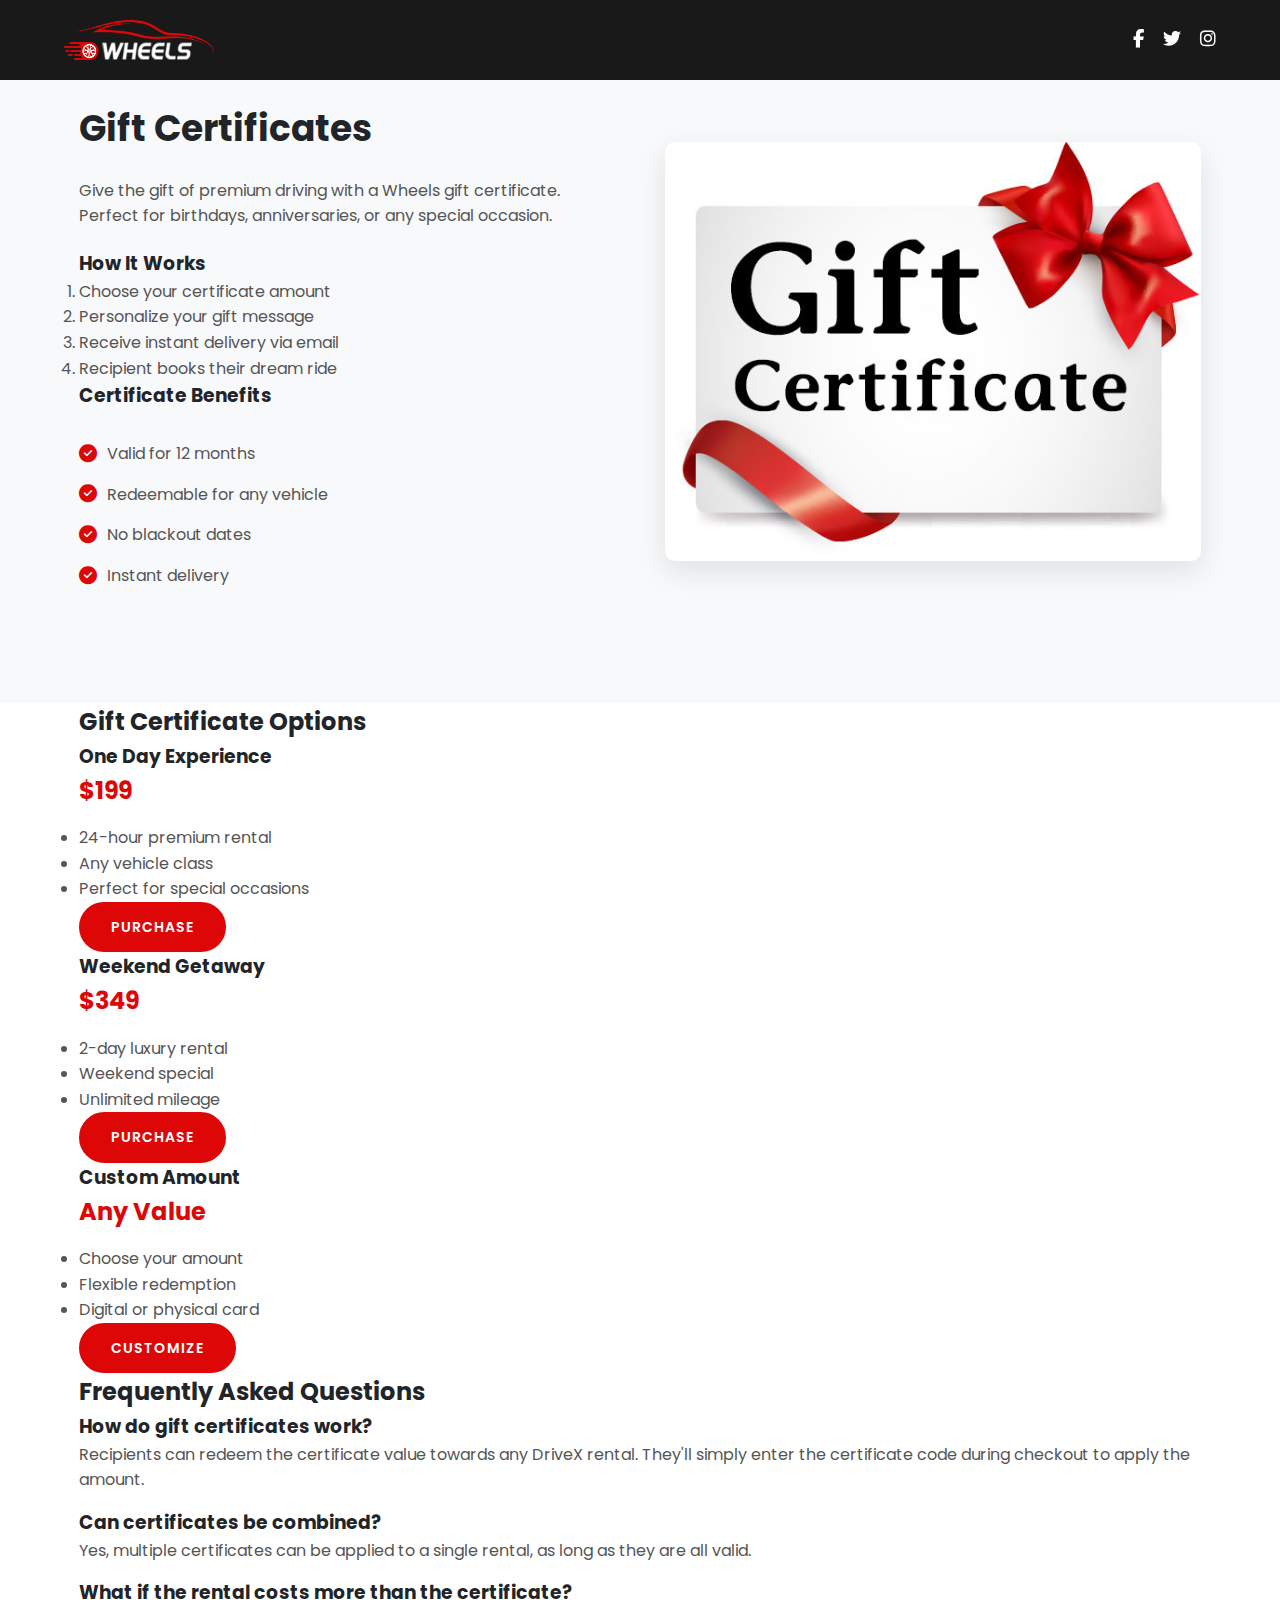
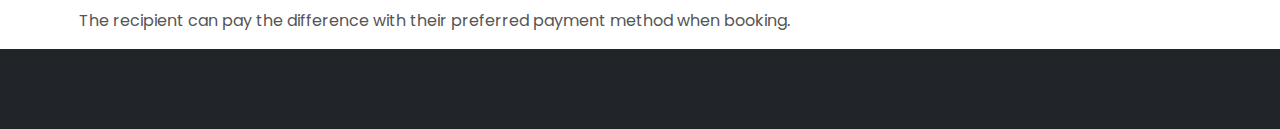
<file: gift.html>
<!DOCTYPE html>
<html lang="en">
<head>
    <meta charset="UTF-8">
    <meta http-equiv="X-UA-Compatible" content="IE=edge">
    <meta name="viewport" content="width=device-width, initial-scale=1.0">
    <title>Gift Certificates | Wheels</title>
    <link rel="stylesheet" href="https://cdnjs.cloudflare.com/ajax/libs/font-awesome/6.4.0/css/all.min.css">
    <link rel="stylesheet" href="style (1).css">
    <link rel="stylesheet" href="general.css">
</head>
<body>
    <header>
        <nav>
            <img src="img/car-logo.png" class="logo" alt="Wheels Logo">
             <div class="social">
                <a href="#"><i class="fa-brands fa-facebook-f"></i></a>
                <a href="#"><i class="fa-brands fa-twitter"></i></a>
                <a href="#"><i class="fa-brands fa-instagram"></i></a>
              
            </div>
        </nav>
    </header>

    <main class="service-page-content">
        <section class="about-section">
            <div class="container">
                <div class="about-content">
                    <div class="about-text">
                        <h2>Gift Certificates</h2>
                        <p>Give the gift of premium driving with a Wheels gift certificate. Perfect for birthdays, anniversaries, or any special occasion.</p>
                        
                        <h3>How It Works</h3>
                        <ol class="service-steps">
                            <li>Choose your certificate amount</li>
                            <li>Personalize your gift message</li>
                            <li>Receive instant delivery via email</li>
                            <li>Recipient books their dream ride</li>
                        </ol>

                        <div class="service-features">
                            <h3>Certificate Benefits</h3>
                            <ul class="about-features">
                                <li><i class="fas fa-check-circle"></i> Valid for 12 months</li>
                                <li><i class="fas fa-check-circle"></i> Redeemable for any vehicle</li>
                                <li><i class="fas fa-check-circle"></i> No blackout dates</li>
                                <li><i class="fas fa-check-circle"></i> Instant delivery</li>
                            </ul>
                        </div>
                    </div>
                    <div class="about-image">
                        <img src="img\gift-certificate.jpg" alt="Gift Certificate">
                    </div>
                </div>
            </div>
        </section>

        <section class="pricing-section">
            <div class="container">
                <h2>Gift Certificate Options</h2>
                <div class="pricing-grid">
                    <div class="pricing-card">
                        <h3>One Day Experience</h3>
                        <p class="price">$199</p>
                        <ul>
                            <li>24-hour premium rental</li>
                            <li>Any vehicle class</li>
                            <li>Perfect for special occasions</li>
                        </ul>
                        <a href="#" class="btn">Purchase</a>
                    </div>
                    <div class="pricing-card featured">
                        <h3>Weekend Getaway</h3>
                        <p class="price">$349</p>
                        <ul>
                            <li>2-day luxury rental</li>
                            <li>Weekend special</li>
                            <li>Unlimited mileage</li>
                        </ul>
                        <a href="#" class="btn">Purchase</a>
                    </div>
                    <div class="pricing-card">
                        <h3>Custom Amount</h3>
                        <p class="price">Any Value</p>
                        <ul>
                            <li>Choose your amount</li>
                            <li>Flexible redemption</li>
                            <li>Digital or physical card</li>
                        </ul>
                        <a href="#" class="btn">Customize</a>
                    </div>
                </div>
            </div>
        </section>

        <section class="faq-section">
            <div class="container">
                <h2>Frequently Asked Questions</h2>
                <div class="faq-item">
                    <h3>How do gift certificates work?</h3>
                    <p>Recipients can redeem the certificate value towards any DriveX rental. They'll simply enter the certificate code during checkout to apply the amount.</p>
                </div>
                <div class="faq-item">
                    <h3>Can certificates be combined?</h3>
                    <p>Yes, multiple certificates can be applied to a single rental, as long as they are all valid.</p>
                </div>
                <div class="faq-item">
                    <h3>What if the rental costs more than the certificate?</h3>
                    <p>The recipient can pay the difference with their preferred payment method when booking.</p>
                </div>
            </div>
        </section>
    </main>

    <footer>
    </footer>
</body>
</html>
</file>
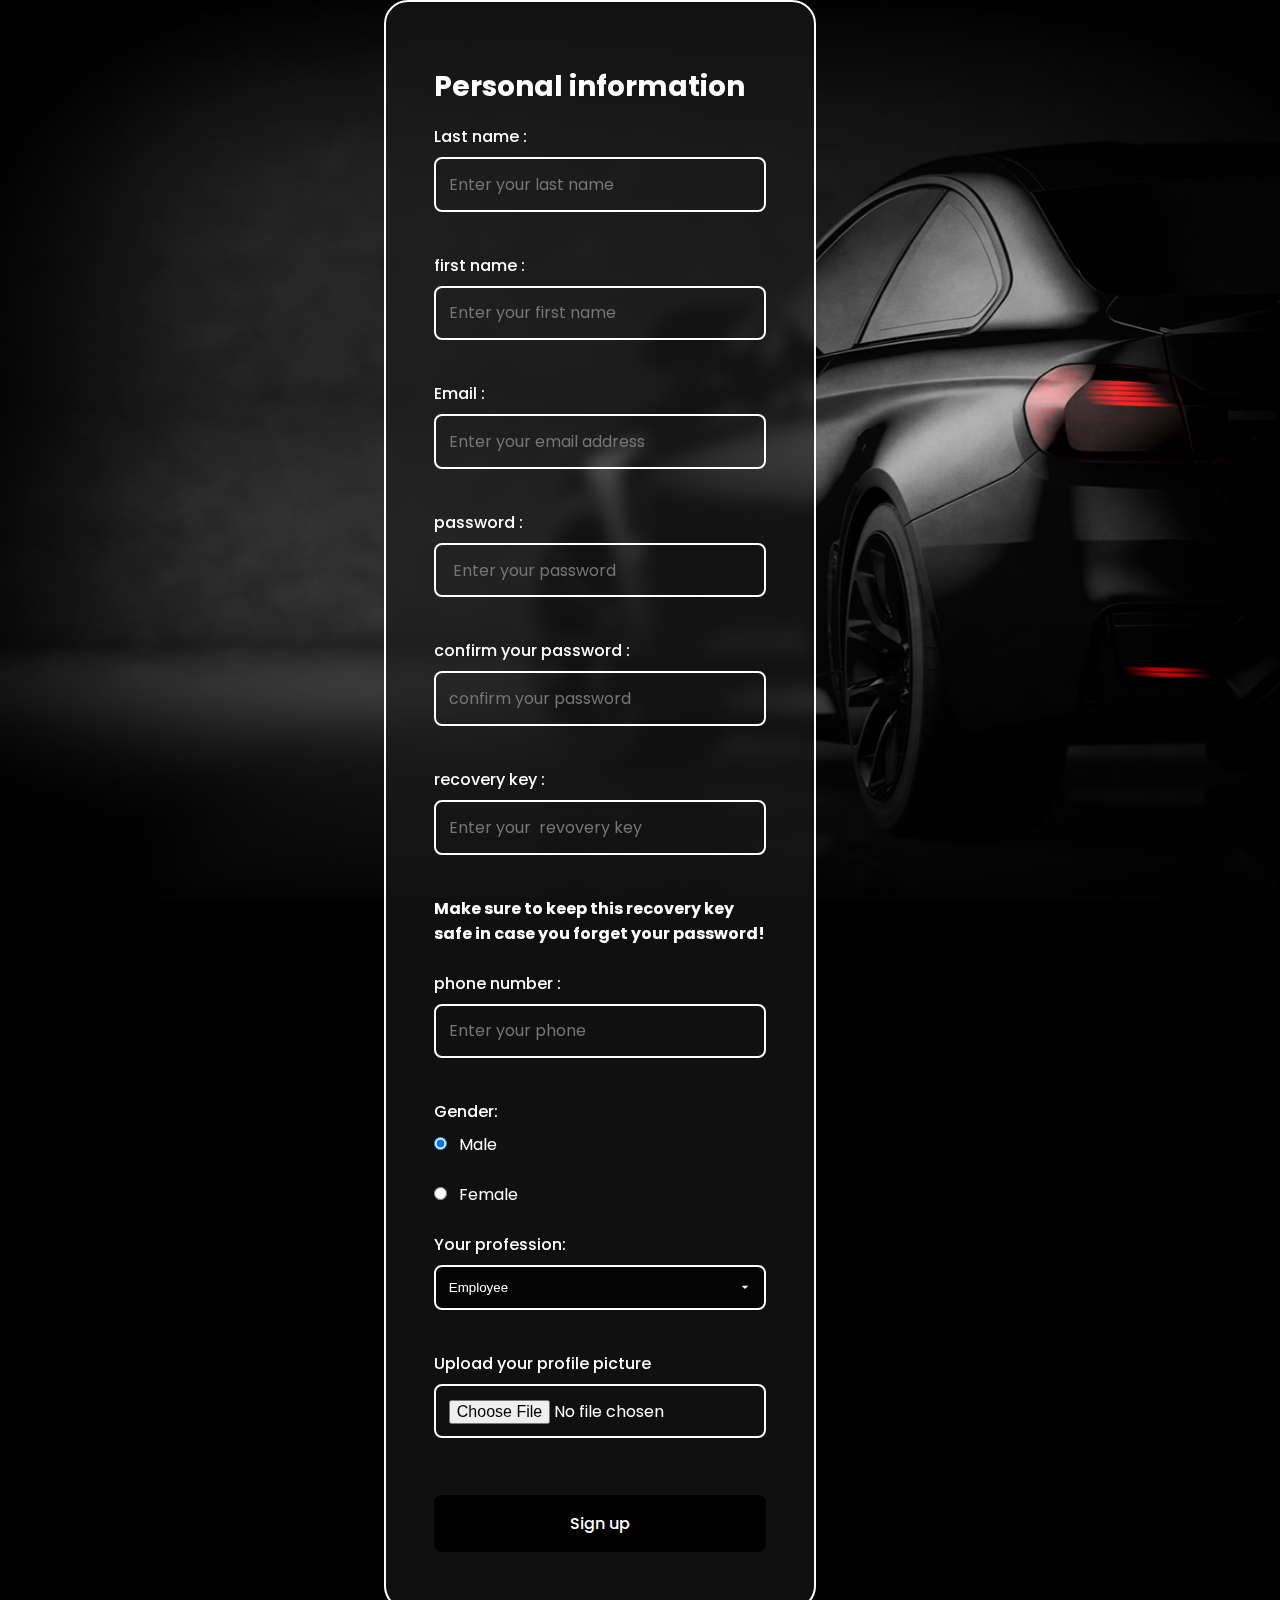
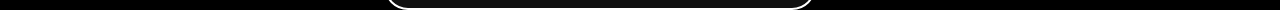
<file: inscription.html>
<!DOCTYPE html>
<html lang="fr">
<head>
  <meta charset="UTF-8">
  <meta name="viewport" content="width=device-width, initial-scale=1.0">
  <title>Personal information Form | Wheels </title>
  <link rel="stylesheet" href="ffg.css">
  
</head>
<body>
    <img src="img/bg.jpg" alt="login image" class="login__img">
<form>
    
        <legend><strong>Personal information</strong></legend>

        <label>Last name :</label>
        <input type="text" name="nom" placeholder="Enter your last name" required><br><br>

        <label>first name :</label>
        <input type="text" name="prenom" placeholder="Enter your first name" required><br><br>

        <label>Email :</label>
        <input type="email" name="email" placeholder="Enter your email address"required><br><br>

        <label>password :</label>
        <input type="password" name="password" placeholder=" Enter your password"required><br><br>

        <label>confirm your password :</label>
        <input type="password" name="password" placeholder="confirm your password"required><br><br>

        <label> recovery key :</label>
        <input type="text" name="password" placeholder="Enter your  revovery key"required><br></br>
        <strong>Make sure to keep this recovery key safe in case you forget your password!</strong><br></br>

        <label>phone number : </label>
        <input type="pathern" name ="number" placeholder="Enter your phone" required><br><br>
    
    
        <label>Gender:</label>
        <input type="radio" name="genre" value="homme" checked> Male<br><br>
        <input type="radio" name="genre" value="femme"> Female <br><br>

        <label>Your profession:</label>
        <select class="boxxs" name="profession">
            <option value="salarié">Employee</option>
            <option value="entreproneur"> Entrepreneur</option>
            <option value="etudiant">Student</option>
            <option value="non precisé">Not specified</option>
        </select><br><br>
 
        <label>Upload your profile picture</label>
        <input type="file" name="photo"><br><br>

        <button href="promer.html" type="submit__button">Sign up</button>
    </form>
</body>
</html>
</file>
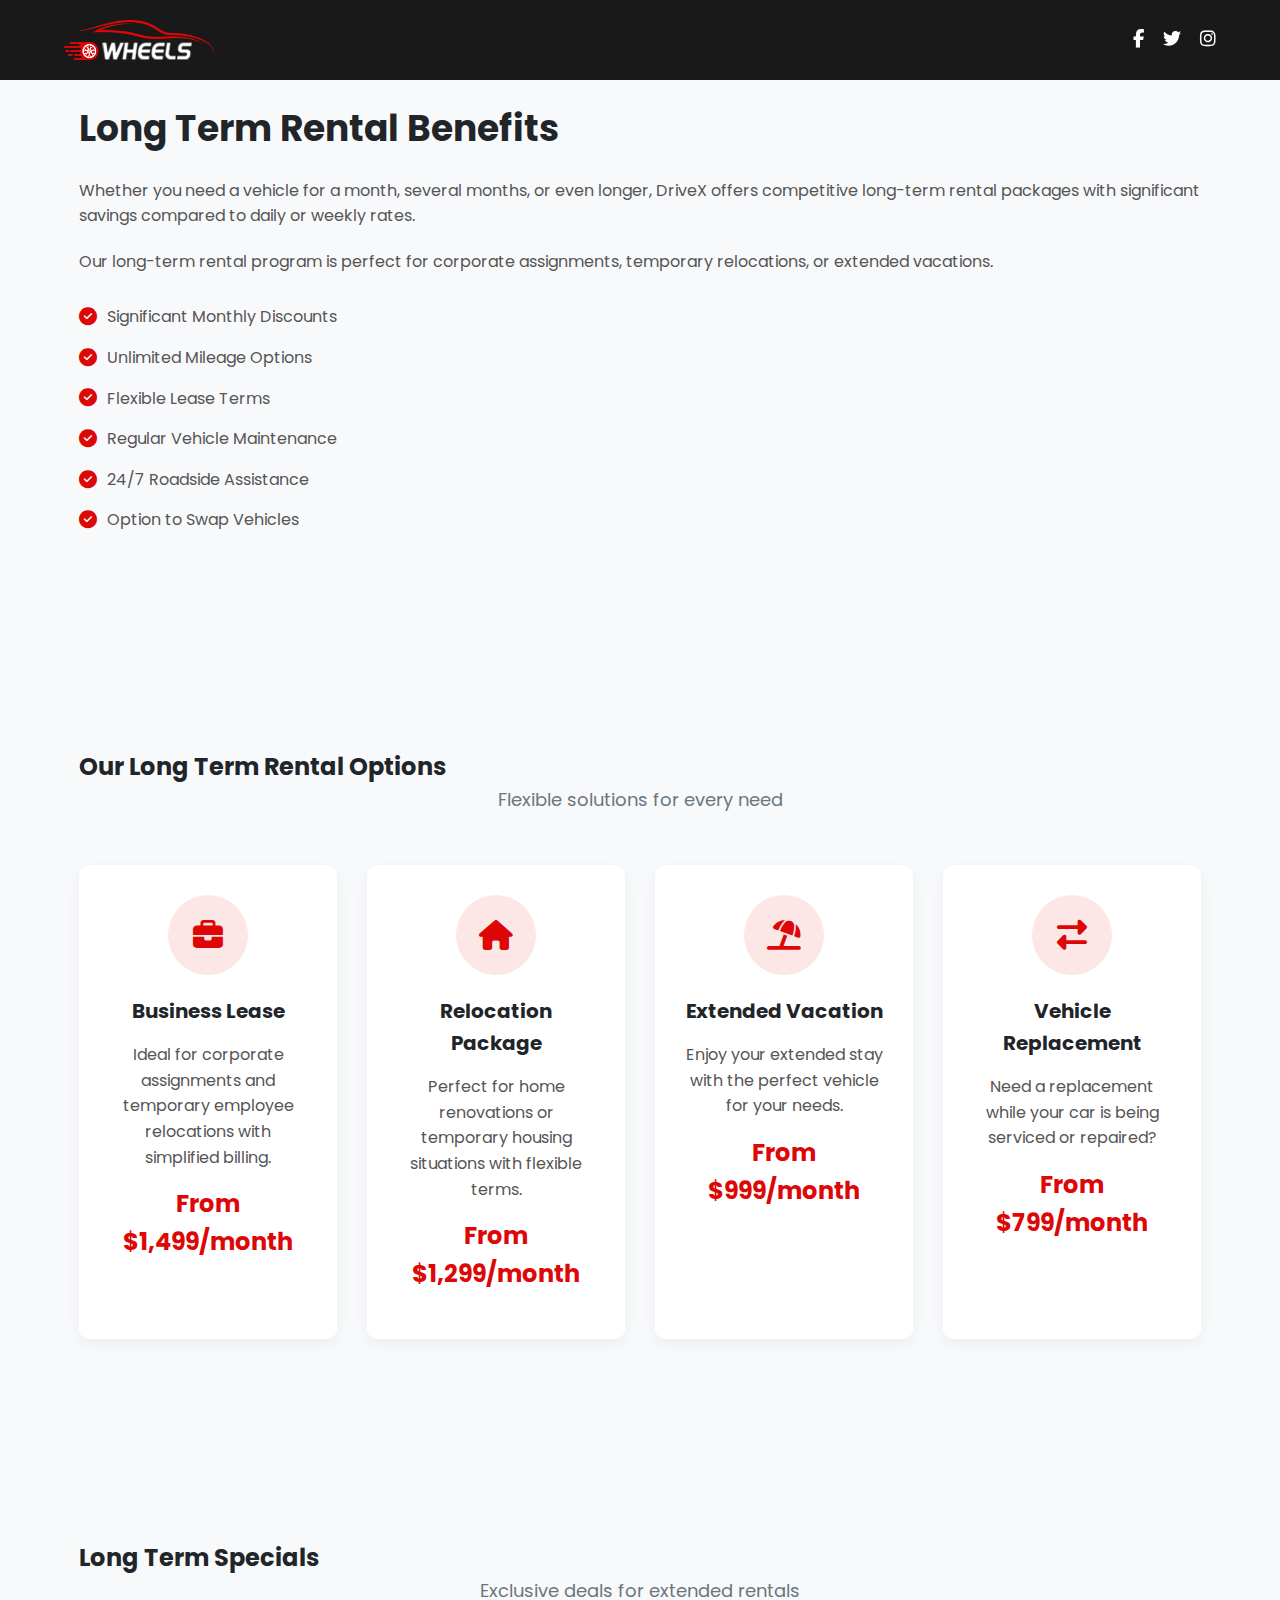
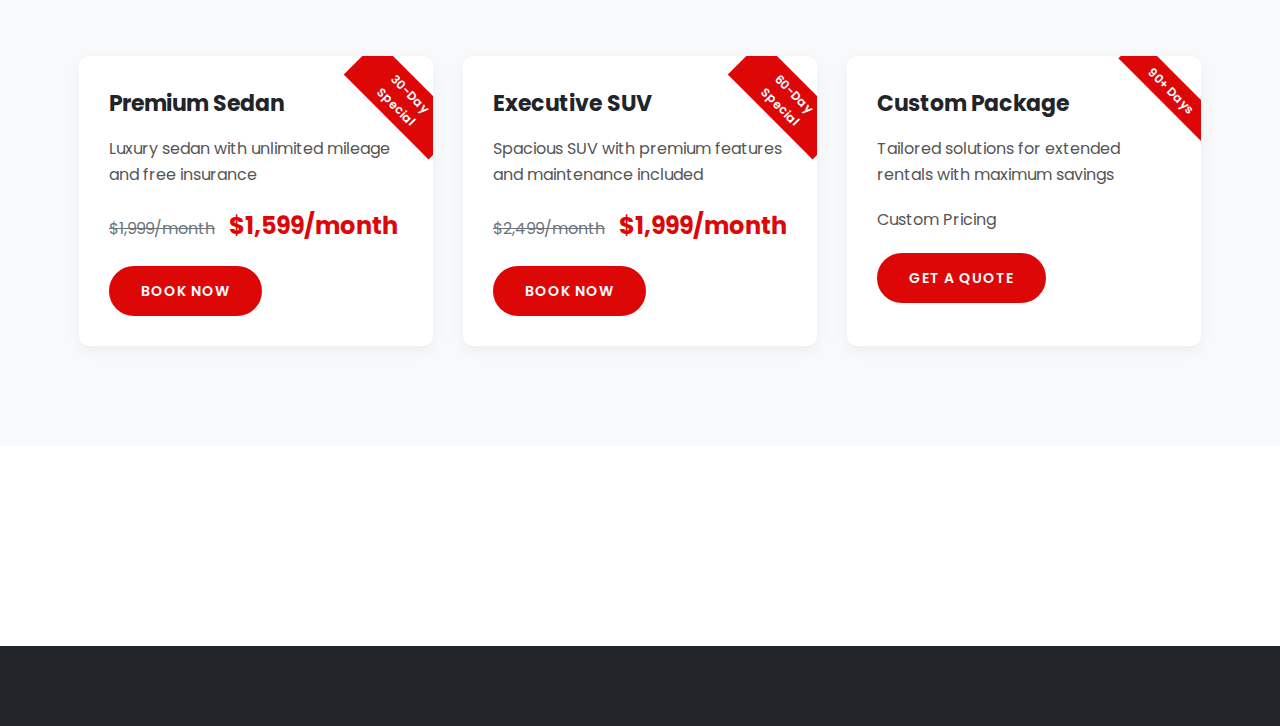
<file: longterm.html>
<!DOCTYPE html>
<html lang="en">
<head>
    <meta charset="UTF-8">
    <meta http-equiv="X-UA-Compatible" content="IE=edge">
    <meta name="viewport" content="width=device-width, initial-scale=1.0">
    <title>Long Term Rentals | DriveX Premium Car Rentals</title>
    <link rel="stylesheet" href="https://cdnjs.cloudflare.com/ajax/libs/font-awesome/6.4.0/css/all.min.css">
    <link rel="stylesheet" href="style (1).css">
    <link rel="stylesheet" href="general.css">
</head>
<body>
    <header>
        <nav>
            <img src="img/car-logo.png" class="logo" alt="DriveX Logo">
            <div class="social">
                <a href="#"><i class="fa-brands fa-facebook-f"></i></a>
                <a href="#"><i class="fa-brands fa-twitter"></i></a>
                <a href="#"><i class="fa-brands fa-instagram"></i></a>
            </div>
        </nav>
    </header>
    <section class="about-section" id="benefits">
        <div class="container">
            <div class="about-content">
                <div class="about-text">
                    <h2>Long Term Rental Benefits</h2>
                    <p>Whether you need a vehicle for a month, several months, or even longer, DriveX offers competitive long-term rental packages with significant savings compared to daily or weekly rates.</p>
                    <p>Our long-term rental program is perfect for corporate assignments, temporary relocations, or extended vacations.</p>
                    <ul class="about-features">
                        <li><i class="fas fa-check-circle"></i> Significant Monthly Discounts</li>
                        <li><i class="fas fa-check-circle"></i> Unlimited Mileage Options</li>
                        <li><i class="fas fa-check-circle"></i> Flexible Lease Terms</li>
                        <li><i class="fas fa-check-circle"></i> Regular Vehicle Maintenance</li>
                        <li><i class="fas fa-check-circle"></i> 24/7 Roadside Assistance</li>
                        <li><i class="fas fa-check-circle"></i> Option to Swap Vehicles</li>
                    </ul>
                </div>
                
            </div>
        </div>
    </section>

    <section class="services-section" style="background-color: #f8f9fa;">
        <div class="container">
            <h2>Our Long Term Rental Options</h2>
            <p class="section-subtitle">Flexible solutions for every need</p>
            
            <div class="services-grid">
                <div class="service-card">
                    <div class="service-icon">
                        <i class="fas fa-briefcase"></i>
                    </div>
                    <h3>Business Lease</h3>
                    <p>Ideal for corporate assignments and temporary employee relocations with simplified billing.</p>
                    <p class="price">From $1,499/month</p>
                </div>
                <div class="service-card">
                    <div class="service-icon">
                        <i class="fas fa-home"></i>
                    </div>
                    <h3>Relocation Package</h3>
                    <p>Perfect for home renovations or temporary housing situations with flexible terms.</p>
                    <p class="price">From $1,299/month</p>
                </div>
                <div class="service-card">
                    <div class="service-icon">
                        <i class="fas fa-umbrella-beach"></i>
                    </div>
                    <h3>Extended Vacation</h3>
                    <p>Enjoy your extended stay with the perfect vehicle for your needs.</p>
                    <p class="price">From $999/month</p>
                </div>
                <div class="service-card">
                    <div class="service-icon">
                        <i class="fas fa-exchange-alt"></i>
                    </div>
                    <h3>Vehicle Replacement</h3>
                    <p>Need a replacement while your car is being serviced or repaired?</p>
                    <p class="price">From $799/month</p>
                </div>
            </div>
        </div>
    </section>

    <section class="specials-section">
        <div class="container">
            <h2>Long Term Specials</h2>
            <p class="section-subtitle">Exclusive deals for extended rentals</p>
            
            <div class="specials-grid">
                <div class="special-card weekend-special">
                    <div class="special-badge">30-Day Special</div>
                    <h3>Premium Sedan</h3>
                    <p>Luxury sedan with unlimited mileage and free insurance</p>
                    <div class="special-price">
                        <span class="old-price">$1,999/month</span>
                        <span class="new-price">$1,599/month</span>
                    </div>
                    <a href="#" class="btn">Book Now</a>
                </div>
                <div class="special-card monthly-special">
                    <div class="special-badge">60-Day Special</div>
                    <h3>Executive SUV</h3>
                    <p>Spacious SUV with premium features and maintenance included</p>
                    <div class="special-price">
                        <span class="old-price">$2,499/month</span>
                        <span class="new-price">$1,999/month</span>
                    </div>
                    <a href="#" class="btn">Book Now</a>
                </div>
                <div class="special-card corporate-special">
                    <div class="special-badge">90+ Days</div>
                    <h3>Custom Package</h3>
                    <p>Tailored solutions for extended rentals with maximum savings</p>
                    <div class="special-price">
                        <span>Custom Pricing</span>
                    </div>
                    <a href="#" class="btn">Get a Quote</a>
                </div>
            </div>
        </div>
    </section>

   
    <section class="contact-section" id="contact">
        
    </section>

    <footer>
    </footer>

    <script src="script.js"></script>
</body>
</html>
</file>
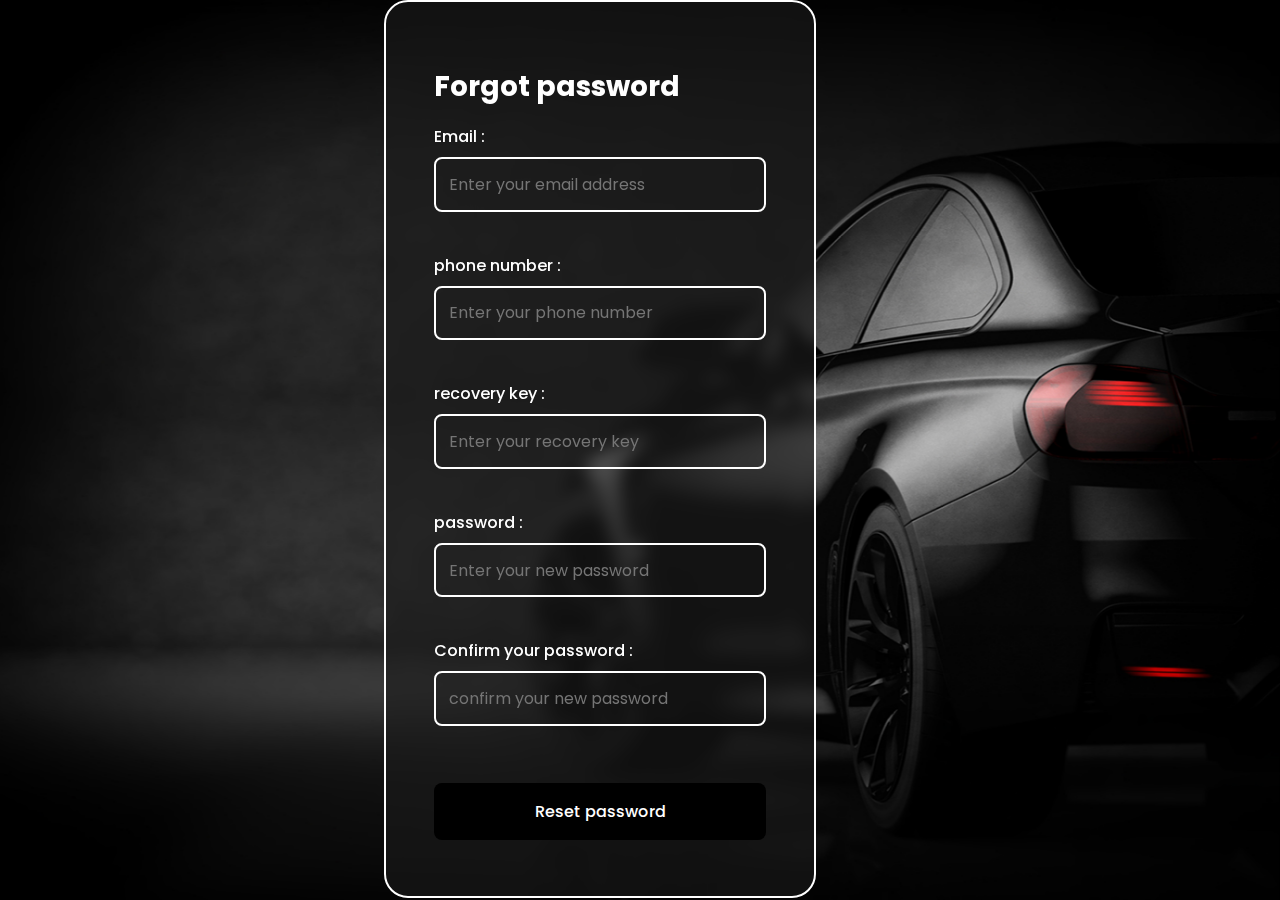
<file: motdpasseoublie.html>
<!DOCTYPE html>

<html lang="fr">
<head>
  <meta charset="UTF-8">
  <meta name="viewport" content="width=device-width, initial-scale=1.0">
  <title>Forgot password</title>
  <link rel="stylesheet" href="ffg.css">
</head>
<body>
  <img src="img/bg.jpg" alt="login image" class="login__img">
  <form>
    <legend><strong>Forgot password</strong></legend>

    <label>Email :</label>
    <input type="email" name="email" placeholder="Enter your email address" required><br><br>

    <label>phone number :</label>
    <input type="text" name="number" placeholder="Enter your phone number" required><br><br>

    <label>recovery key :</label>
    <input type="text" name="number" placeholder="Enter your recovery key" required><br><br>

      <label>password :</label>
    <input type="password" name="number" placeholder="Enter your new password" required><br><br>

        <label>Confirm your password :</label>
    <input type="password" name="number" placeholder="confirm your new password" required><br><br>



    <button href="promer.html" type="submit__button">Reset password</button>
  </form>
</body>
</html>
</file>
<file: style (1).css>
/* font */
@import url('https://fonts.googleapis.com/css2?family=Poppins:wght@300;400;500;600;700;800;900&display=swap');

/* Base Styles */
* {
    padding: 0;
    margin: 0;
    box-sizing: border-box;
    text-decoration: none;
    font-family: 'Poppins', sans-serif;
}

:root {
    --primary-color: #dd0707;
    --secondary-color: #333;
    --light-color: #f8f9fa;
    --dark-color: #212529;
    --text-color: #555;
    --white: #fff;
    --black: #000;
    --gray: #6c757d;
    --light-gray: #e9ecef;
}

body {
    color: var(--text-color);
    line-height: 1.6;
    overflow-x: hidden;
}

.container {
    width: 90%;
    max-width: 1200px;
    margin: 0 auto;
    padding: 0 15px;
}

h1, h2, h3, h4, h5, h6 {
    color: var(--dark-color);
    font-weight: 700;
}

p {
    margin-bottom: 15px;
}

img {
    max-width: 100%;
    height: auto;
}

.btn {
    display: inline-block;
    padding: 12px 30px;
    background-color: var(--primary-color);
    color: var(--white);
    font-weight: 600;
    border-radius: 30px;
    border: 2px solid var(--primary-color);
    transition: all 0.3s ease;
    text-transform: uppercase;
    font-size: 14px;
    letter-spacing: 1px;
    cursor: pointer;
}

.btn:hover {
    background-color: transparent;
    color: var(--primary-color);
}

.btn-outline {
    background-color: transparent;
    color: var(--white);
    border: 2px solid var(--white);
    padding: 12px 30px;
    font-weight: 600;
    border-radius: 30px;
    text-transform: uppercase;
    font-size: 14px;
    letter-spacing: 1px;
    cursor: pointer;
    transition: all 0.3s ease;
}

.btn-outline:hover {
    background-color: var(--white);
    color: var(--primary-color);
}

.section-title {
    text-align: center;
    margin-bottom: 15px;
    font-size: 36px;
}

.section-subtitle {
    text-align: center;
    margin-bottom: 50px;
    color: var(--gray);
    font-size: 18px;
}

/* Header Styles */
header {
    position: fixed;
    top: 0;
    left: 0;
    right: 0;
    height: 80px;
    background-color: rgba(0, 0, 0, 0.9);
    z-index: 1000;
    transition: all 0.3s ease;
}

header nav {
    width: 90%;
    height: 100%;
    margin: 0 auto;
    display: flex;
    justify-content: space-between;
    align-items: center;
}

header nav .logo {
    width: 150px;
    transition: all 0.3s ease;
}

header.scrolled nav .logo {
    width: 120px;
}

header nav .menu {
    display: flex;
    align-items: center;
}

nav .menu a {
    color: var(--white);
    margin-left: 30px;
    position: relative;
    font-weight: 500;
    transition: all 0.3s ease;
}

nav .menu a::after {
    content: '';
    position: absolute;
    bottom: -5px;
    left: 0;
    width: 0%;
    height: 2px;
    background-color: var(--primary-color);
    transition: 0.4s;
}

nav .menu a:hover::after {
    width: 100%;
}

nav .social a i {
    color: var(--white);
    font-size: 18px;
    margin-left: 15px;
    transition: 0.3s;
}

nav .social a i:hover {
    transform: scale(1.3);
    color: var(--primary-color);
}

.book-now-btn {
    padding: 10px 20px;
    background-color: var(--primary-color);
    color: var(--white);
    border-radius: 30px;
    margin-left: 20px;
    font-weight: 600;
    transition: all 0.3s ease;
}

.book-now-btn:hover {
    background-color: var(--white);
    color: var(--primary-color);
}

/* Hero Section */
.hero {
    width: 100%;
    height: 100vh;
    background: url(img/bg.jpg);
    background-position: center;
    background-size: cover;
    display: flex;
    justify-content: center;
    align-items: center;
    position: relative;
    margin-top: 80px;
}

.hero::before {
    content: '';
    position: absolute;
    top: 0;
    left: 0;
    width: 100%;
    height: 100%;
    background-color: rgba(0, 0, 0, 0.5);
}

.hero .text {
    width: 90%;
    margin: auto;
    position: relative;
    z-index: 1;
    max-width: 800px;
}

.hero .text h4 {
    font-size: 24px;
    color: var(--white);
    font-weight: 500;
    margin-bottom: 15px;
    text-transform: uppercase;
    letter-spacing: 3px;
}

.hero .text h1 {
    color: var(--white);
    font-size: 72px;
    text-transform: uppercase;
    line-height: 1.1;
    margin-bottom: 30px;
    font-weight: 800;
}

.hero .text h1 span {
    color: var(--primary-color);
    font-size: 80px;
    font-weight: bold;
}

.hero .text p {
    color: var(--white);
    margin-bottom: 40px;
    font-size: 18px;
    max-width: 600px;
}

.hero-buttons {
    display: flex;
    gap: 20px;
    flex-wrap: wrap;
}

.hero-buttons .btn,
.hero-buttons .btn-outline {
    flex: 1;
    min-width: 150px;
    text-align: center;
}

/* Search Box */
.search-box {
    background-color: var(--white);
    padding: 30px 0;
    box-shadow: 0 5px 30px rgba(0, 0, 0, 0.1);
    margin-top: -50px;
    position: relative;
    z-index: 10;
    border-radius: 10px;
}

.search-box .container {
    max-width: 1000px;
}

.search-box form {
    display: grid;
    grid-template-columns: repeat(auto-fit, minmax(200px, 1fr));
    gap: 20px;
    align-items: end;
}

.search-box .form-group {
    margin-bottom: 0;
}

.search-box label {
    display: block;
    margin-bottom: 10px;
    color: var(--text-color);
    font-weight: 500;
}

.search-box label i {
    margin-right: 8px;
    color: var(--primary-color);
}

.search-box input, .search-box select {
    width: 100%;
    padding: 12px 15px;
    border: 1px solid var(--light-gray);
    border-radius: 5px;
    font-size: 16px;
    transition: all 0.3s ease;
}

.search-box input:focus, .search-box select:focus {
    outline: none;
    border-color: var(--primary-color);
}

.search-btn {
    background-color: var(--primary-color);
    color: var(--white);
    border: none;
    padding: 15px;
    font-weight: 600;
    border-radius: 5px;
    cursor: pointer;
    transition: all 0.3s ease;
}

.search-btn:hover {
    background-color: var(--dark-color);
}

/* About Section */
.about-section {
    padding: 100px 0;
    background-color: var(--light-color);
}

.about-content {
    display: grid;
    grid-template-columns: repeat(auto-fit, minmax(300px, 1fr));
    gap: 50px;
    align-items: center;
}

.about-text h2 {
    font-size: 36px;
    margin-bottom: 20px;
    color: var(--dark-color);
}

.about-text p {
    margin-bottom: 20px;
    color: var(--text-color);
}

.about-features {
    margin-top: 30px;
}

.about-features li {
    margin-bottom: 15px;
    display: flex;
    align-items: center;
}

.about-features li i {
    color: var(--primary-color);
    margin-right: 10px;
    font-size: 18px;
}

.about-image {
    border-radius: 10px;
    overflow: hidden;
    box-shadow: 0 10px 30px rgba(0, 0, 0, 0.1);
}

.about-image img {
    width: 100%;
    height: auto;
    display: block;
    transition: transform 0.5s ease;
}

.about-image:hover img {
    transform: scale(1.05);
}

/* Fleet Section */
.fleet-section {
    padding: 100px 0;
}

.fleet-categories {
    display: flex;
    justify-content: center;
    flex-wrap: wrap;
    gap: 15px;
    margin-bottom: 40px;
}

.category-btn {
    padding: 10px 25px;
    background-color: transparent;
    border: 1px solid var(--light-gray);
    border-radius: 30px;
    color: var(--text-color);
    font-weight: 500;
    cursor: pointer;
    transition: all 0.3s ease;
}

.category-btn:hover, .category-btn.active {
    background-color: var(--primary-color);
    color: var(--white);
    border-color: var(--primary-color);
}

.fleet-grid {
    display: grid;
    grid-template-columns: repeat(auto-fill, minmax(300px, 1fr));
    gap: 30px;
}

.vehicle-card {
    background-color: var(--white);
    border-radius: 10px;
    overflow: hidden;
    box-shadow: 0 5px 15px rgba(0, 0, 0, 0.05);
    transition: all 0.3s ease;
}

.vehicle-card:hover {
    transform: translateY(-10px);
    box-shadow: 0 15px 30px rgba(0, 0, 0, 0.1);
}

.vehicle-image {
    height: 200px;
    overflow: hidden;
}

.vehicle-image img {
    width: 100%;
    height: 100%;
    object-fit: cover;
    transition: transform 0.5s ease;
}

.vehicle-card:hover .vehicle-image img {
    transform: scale(1.1);
}

.vehicle-info {
    padding: 20px;
}

.vehicle-info h3 {
    font-size: 22px;
    margin-bottom: 10px;
}

.vehicle-specs {
    display: flex;
    flex-wrap: wrap;
    gap: 15px;
    margin-bottom: 15px;
}

.vehicle-spec {
    display: flex;
    align-items: center;
    color: var(--gray);
    font-size: 14px;
}

.vehicle-spec i {
    margin-right: 5px;
    color: var(--primary-color);
}

.vehicle-price {
    display: flex;
    justify-content: space-between;
    align-items: center;
    margin-top: 20px;
}

.price {
    font-size: 24px;
    font-weight: 700;
    color: var(--primary-color);
}

.price span {
    font-size: 14px;
    font-weight: normal;
    color: var(--gray);
}

/* Services Section */
.services-section {
    padding: 100px 0;
    background-color: var(--light-color);
}

.services-grid {
    display: grid;
    grid-template-columns: repeat(auto-fill, minmax(250px, 1fr));
    gap: 30px;
}

.service-card {
    background-color: var(--white);
    padding: 30px;
    border-radius: 10px;
    text-align: center;
    box-shadow: 0 5px 15px rgba(0, 0, 0, 0.05);
    transition: all 0.3s ease;
}

.service-card:hover {
    transform: translateY(-10px);
    box-shadow: 0 15px 30px rgba(0, 0, 0, 0.1);
}

.service-icon {
    width: 80px;
    height: 80px;
    background-color: rgba(221, 7, 7, 0.1);
    border-radius: 50%;
    display: flex;
    align-items: center;
    justify-content: center;
    margin: 0 auto 20px;
}

.service-icon i {
    font-size: 30px;
    color: var(--primary-color);
}

.service-card h3 {
    margin-bottom: 15px;
    font-size: 20px;
}

/* Testimonials Section */
.testimonials-section {
    padding: 100px 0;
}

.testimonials-slider {
    display: flex;
    overflow-x: auto;
    gap: 30px;
    padding: 20px 0;
    scroll-snap-type: x mandatory;
}

.testimonial-card {
    min-width: 350px;
    scroll-snap-align: start;
}

.testimonial-content {
    background-color: var(--white);
    padding: 30px;
    border-radius: 10px;
    box-shadow: 0 5px 15px rgba(0, 0, 0, 0.05);
}

.rating {
    color: #ffc107;
    margin-bottom: 20px;
}

.testimonial-content p {
    font-style: italic;
    margin-bottom: 20px;
    position: relative;
}

.testimonial-content p::before,
.testimonial-content p::after {
    content: '"';
    font-size: 24px;
    color: var(--primary-color);
    opacity: 0.3;
}

.client-info {
    display: flex;
    align-items: center;
}

.client-info img {
    width: 60px;
    height: 60px;
    border-radius: 50%;
    object-fit: cover;
    margin-right: 15px;
}

.client-info h4 {
    margin-bottom: 5px;
}

.client-info span {
    color: var(--gray);
    font-size: 14px;
}

/* Specials Section */
.specials-section {
    padding: 100px 0;
    background-color: var(--light-color);
}

.specials-grid {
    display: grid;
    grid-template-columns: repeat(auto-fill, minmax(300px, 1fr));
    gap: 30px;
}

.special-card {
    background-color: var(--white);
    padding: 30px;
    border-radius: 10px;
    box-shadow: 0 5px 15px rgba(0, 0, 0, 0.05);
    position: relative;
    overflow: hidden;
    transition: all 0.3s ease;
}

.special-card:hover {
    transform: translateY(-10px);
    box-shadow: 0 15px 30px rgba(0, 0, 0, 0.1);
}

.special-badge {
    position: absolute;
    top: 20px;
    right: -30px;
    background-color: var(--primary-color);
    color: var(--white);
    padding: 5px 30px;
    transform: rotate(45deg);
    font-size: 12px;
    font-weight: 600;
    width: 120px;
    text-align: center;
}

.special-card h3 {
    margin-bottom: 15px;
    font-size: 22px;
}

.special-price {
    margin: 20px 0;
}

.old-price {
    text-decoration: line-through;
    color: var(--gray);
    margin-right: 10px;
}

.new-price {
    font-size: 24px;
    font-weight: 700;
    color: var(--primary-color);
}

/* Contact Section */
.contact-section {
    padding: 100px 0;
}

.contact-content {
    display: grid;
    grid-template-columns: repeat(auto-fit, minmax(300px, 1fr));
    gap: 50px;
}

.contact-info h2 {
    font-size: 36px;
    margin-bottom: 20px;
}

.contact-info p {
    margin-bottom: 30px;
}

.info-item {
    display: flex;
    margin-bottom: 25px;
}

.info-item i {
    font-size: 20px;
    color: var(--primary-color);
    margin-right: 20px;
    margin-top: 5px;
}

.info-item h4 {
    margin-bottom: 5px;
    font-size: 18px;
}

.contact-form .form-group {
    margin-bottom: 20px;
}

.contact-form input,
.contact-form select,
.contact-form textarea {
    width: 100%;
    padding: 12px 15px;
    border: 1px solid var(--light-gray);
    border-radius: 5px;
    font-size: 16px;
    transition: all 0.3s ease;
}

.contact-form input:focus,
.contact-form select:focus,
.contact-form textarea:focus {
    outline: none;
    border-color: var(--primary-color);
}

.contact-form textarea {
    resize: vertical;
    min-height: 150px;
}

/* Footer */
footer {
    background-color: var(--dark-color);
    color: var(--white);
    padding: 80px 0 0;
}

.footer-content {
    display: grid;
    grid-template-columns: repeat(auto-fit, minmax(250px, 1fr));
    gap: 40px;
    margin-bottom: 60px;
}

.footer-col h3 {
    color: var(--white);
    font-size: 20px;
    margin-bottom: 25px;
    position: relative;
    padding-bottom: 10px;
}

.footer-col h3::after {
    content: '';
    position: absolute;
    left: 0;
    bottom: 0;
    width: 50px;
    height: 2px;
    background-color: var(--primary-color);
}

.footer-logo {
    width: 150px;
    margin-bottom: 20px;
}

.footer-col p {
    color: var(--light-gray);
    margin-bottom: 20px;
}

.footer-social {
    display: flex;
    gap: 15px;
}

.footer-social a {
    width: 40px;
    height: 40px;
    background-color: rgba(255, 255, 255, 0.1);
    border-radius: 50%;
    display: flex;
    align-items: center;
    justify-content: center;
    color: var(--white);
    transition: all 0.3s ease;
}

.footer-social a:hover {
    background-color: var(--primary-color);
    transform: translateY(-5px);
}

.footer-col ul li {
    margin-bottom: 15px;
}

.footer-col ul li a {
    color: var(--light-gray);
    transition: all 0.3s ease;
}

.footer-col ul li a:hover {
    color: var(--primary-color);
    padding-left: 5px;
}

.newsletter-form {
    display: flex;
    margin-top: 20px;
}

.newsletter-form input {
    flex: 1;
    padding: 12px 15px;
    border: none;
    border-radius: 30px 0 0 30px;
    font-size: 14px;
}

.newsletter-form button {
    width: 50px;
    background-color: var(--primary-color);
    color: var(--white);
    border: none;
    border-radius: 0 30px 30px 0;
    cursor: pointer;
    transition: all 0.3s ease;
}

.newsletter-form button:hover {
    background-color: var(--white);
    color: var(--primary-color);
}

.footer-bottom {
    border-top: 1px solid rgba(255, 255, 255, 0.1);
    padding: 20px 0;
    text-align: center;
}

.footer-bottom p {
    color: var(--light-gray);
    margin-bottom: 0;
    font-size: 14px;
}

.footer-links {
    display: flex;
    justify-content: center;
    gap: 20px;
    margin-top: 15px;
}

.footer-links a {
    color: var(--light-gray);
    font-size: 14px;
    transition: all 0.3s ease;
}

.footer-links a:hover {
    color: var(--primary-color);
}

/* Responsive Styles */
@media (max-width: 992px) {
    .hero .text h1 {
        font-size: 60px;
    }
    
    .hero .text h1 span {
        font-size: 70px;
    }
}

@media (max-width: 768px) {
    header {
        height: 70px;
    }
    
    nav .menu {
        position: fixed;
        top: 70px;
        left: -100%;
        width: 100%;
        height: calc(100vh - 70px);
        background-color: var(--dark-color);
        flex-direction: column;
        align-items: center;
        justify-content: center;
        transition: all 0.5s ease;
    }
    
    nav .menu.active {
        left: 0;
    }
    
    nav .menu a {
        margin: 15px 0;
        font-size: 20px;
    }
    
    .menu-toggle {
        display: block;
        width: 30px;
        height: 30px;
        cursor: pointer;
        position: relative;
        z-index: 1001;
    }
    
    .hero {
        margin-top: 70px;
    }
    
    .hero .text h1 {
        font-size: 48px;
    }
    
    .hero .text h1 span {
        font-size: 60px;
    }
    
    .hero-buttons {
        flex-direction: column;
    }
    
    .search-box {
        margin-top: 0;
        border-radius: 0;
    }
    
    .search-box form {
        grid-template-columns: 1fr;
    }
    
    .about-content {
        grid-template-columns: 1fr;
    }
    
    .contact-content {
        grid-template-columns: 1fr;
    }
}

@media (max-width: 576px) {
    .hero .text h1 {
        font-size: 36px;
    }
    
    .hero .text h1 span {
        font-size: 48px;
    }
    
    .hero .text h4 {
        font-size: 18px;
    }
    
    .section-title {
        font-size: 28px;
    }
    
    .fleet-categories {
        flex-direction: column;
        align-items: center;
    }
    
    .specials-grid {
        grid-template-columns: 1fr;
    }
}

.show_more_option {
    
    padding: 12px 24px;
    background-color: blue;
    color: white;
    border: none;
    border-radius: 40px;
    font-size: 16px;
    cursor: pointer;
    transition: background-color 0.3s;
    
    
}

.show_more_option:hover {
    background-color: blue;
}
.btnSM_container{
    margin-top: 50px;
    display: flex;
    justify-content: center; /* Horizontal center */
    align-items: center;
}
</file>
<file: general.css>
body {
    padding-bottom: 0;
    overflow-x: hidden;
    
   
}

/* Add smooth scrolling */
html {
    scroll-behavior: smooth;
}

/* Hide scrollbar for Chrome, Safari and Opera */
body::-webkit-scrollbar {
    display: none;
}

/* Hide scrollbar for IE, Edge and Firefox */
body {
    -ms-overflow-style: none;  /* IE and Edge */
    scrollbar-width: none;  /* Firefox */
}

/* Menu toggle styles - will be added by JavaScript */
.menu-toggle {
    display: none;
    color: white;
    font-size: 24px;
    cursor: pointer;
}

@media (max-width: 768px) {
    .menu-toggle {
        display: block;
    }
}

/* Animation classes */
.fade-in {
    animation: fadeIn 0.5s ease-in-out;
}

@keyframes fadeIn {
    from { opacity: 0; transform: translateY(20px); }
    to { opacity: 1; transform: translateY(0); }
}

/* No vehicles message */
.no-vehicles {
    grid-column: 1 / -1;
    text-align: center;
    padding: 50px;
    color: var(--gray);
    font-size: 18px;
}
</file>
<file: about.css>
/* Video Background Styles  */
.video-background {
    position: relative;
    width: 100%;
    height: 100vh;
    min-height: 600px;
    overflow: hidden;
    margin-top: 80px;
    display: flex;
    align-items: center;
    justify-content: center;
}

.video-background video {
    position: absolute;
    top: 0;
    left: 0;
    width: 100%;
    height: 100%;
    object-fit: cover;
    z-index: -1;
}

.video-overlay {
    position: absolute;
    top: 0;
    left: 0;
    width: 100%;
    height: 100%;
    background: linear-gradient(to bottom, rgba(0,0,0,0.7) 0%, rgba(0,0,0,0.3) 100%);
    z-index: 0;
}

.video-content {
    position: relative;
    z-index: 1;
    width: 90%;
    max-width: 1200px;
    margin: 0 auto;
    padding: 40px;
    color: white;
}

.video-content .about-text h2 {
    color: white;
    font-size: 2.5rem;
    margin-bottom: 1.5rem;
}

.video-content .about-text p {
    color: rgba(255, 255, 255, 0.9);
    max-width: 600px;
    font-size: 1rem;
}

.video-content .about-features li {
    color: white;
    font-size: 1rem;
}

/* Responsive pour le  mobile */
@media (max-width: 768px) {
    .video-background {
        height: auto;
        min-height: 100vh;
        margin-top: 70px;
    }
    
    .video-content {
        padding: 30px 20px;
        text-align: center;
    }
    
    .video-content .about-text h2 {
        font-size: 2rem;
    }
    
    .video-content .about-text p {
        font-size: 0.9rem;
    }
    
    .video-content .about-features {
        text-align: left;
        padding-left: 20px;
    }
}

@media (max-width: 480px) {
    .video-background {
        min-height: 90vh;
    }
    
    .video-content .about-text h2 {
        font-size: 1.8rem;
    }
    
    .video-content .about-features li {
        font-size: 0.9rem;
        margin-bottom: 10px;
    }
}
</file>
<file: fleet.css>
/* Full Fleet Section */
.full-fleet-section {
    padding: 100px 0;
    background-color: var(--light-color);
}

.section-header {
    text-align: center;
    margin-bottom: 50px;
}

.fleet-filters {
    display: flex;
    justify-content: center;
    flex-wrap: wrap;
    gap: 20px;
    margin-top: 30px;
    background-color: var(--white);
    padding: 20px;
    border-radius: 10px;
    box-shadow: 0 5px 15px rgba(0, 0, 0, 0.05);
}

.filter-group {
    display: flex;
    flex-direction: column;
    min-width: 200px;
}

.filter-group label {
    margin-bottom: 8px;
    font-weight: 500;
    color: var(--dark-color);
}

.filter-group select, 
.filter-group input {
    padding: 10px 15px;
    border: 1px solid var(--light-gray);
    border-radius: 5px;
    font-size: 16px;
}

.full-fleet-grid {
    display: grid;
    grid-template-columns: repeat(auto-fill, minmax(300px, 1fr));
    gap: 30px;
    margin: 50px 0;
}

.vehicle-badge {
    position: absolute;
    top: 15px;
    left: 15px;
    background-color: var(--primary-color);
    color: white;
    padding: 5px 10px;
    border-radius: 5px;
    font-size: 12px;
    font-weight: 600;
}

/* New pagination styles */
.pagination {
    display: flex;
    justify-content: center;
    align-items: center;
    gap: 20px;
    margin-top: 50px;
}

.pagination-btn {
    padding: 10px 20px;
    background-color: var(--primary-color);
    color: white;
    border: none;
    border-radius: 5px;
    cursor: pointer;
    transition: all 0.3s ease;
    display: flex;
    align-items: center;
    gap: 8px;
}

.pagination-btn:hover {
    background-color: #c00606; /* Slightly darker red */
}

.page-numbers {
    display: flex;
    gap: 10px;
}

.page-numbers span {
    width: 40px;
    height: 40px;
    display: flex;
    align-items: center;
    justify-content: center;
    border-radius: 50%;
    cursor: pointer;
    transition: all 0.3s ease;
    background-color: #f0f0f0;
    color: var(--text-color);
}

.page-numbers span.active {
    background-color: var(--primary-color);
    color: white;
}

.page-numbers span:not(.active):hover {
    background-color: #e0e0e0;
}
</file>
<file: ffg.css>
@import url("https://fonts.googleapis.com/css2?family=Poppins:wght@400;500&display=swap");

:root {
  --white-color: hsl(0, 0%, 100%);
  --black-color: hsl(0, 0%, 0%);
  --body-font: "Poppins", sans-serif;
  --h1-font-size: 1.75rem;
  --normal-font-size: 1rem;
  --small-font-size: .813rem;
  --font-medium: 500;
}

* {
  box-sizing: border-box;
  padding: 0;
  margin: 0;
}

body,
input,
button {
  font-size: var(--normal-font-size);
  font-family: var(--body-font);
}

body {
  background-color: black;
    color: var(--white-color);

}

input,
button {
  border: none;
  outline: none;
}

a {
  text-decoration: none;
}


.login {
  position: relative;
  height: 100vh;
  display: grid;
  align-items: center;
  justify-content: center;
}

.login__img {
  position: fixed;
  top: 0;
  left: 0;
  width: 100vw;
  height: 100vh;
  object-fit: cover;
  z-index: -1;
}

form {
  position: relative;
  background-color: hsla(0, 0%, 10%, 0.6);
  border: 2px solid var(--white-color);
  margin-inline: 1.5rem;
  padding: 2.5rem 1.5rem;
  border-radius: 1rem;
  backdrop-filter: blur(8px);
  margin-left: 30%;
}


legend {
  font-weight: var(--font-medium);
  font-size: var(--h1-font-size);
  margin-bottom: 1rem;
}

label {
  display: block;
  font-weight: var(--font-medium);
  margin-bottom: 0.5rem;
  
}
input[type="pathern"],
input[type="password"],
input[type="text"],
input[type="email"],
input[type="file"],
select {
  width: 100%;
  padding: 0.8rem;
  background: none;
  color: var(--white-color);
  border: 2px solid var(--white-color);
  border-radius: 0.5rem;
  margin-bottom: 1rem;
  transition: all 0.3s ease;
}
input [type="pathern"]:focus,
input[type="password"]:focus,
input[type="text"]:focus,
input[type="email"]:focus,
select:focus {
  border-color: var(--black-color);
}

input[type="radio"] {
  margin-right: 0.5rem;
  font-weight: var(--font-medium);
}


button {
  width: 100%;
  padding: 1rem;
  border-radius: 0.5rem;
  
  font-weight: var(--font-medium);
  cursor: pointer;
  margin-top: 1rem;
}

button[type="submit__button"] {
  background-color: var(--black-color);
  color: var(--white-color);
}

button:active {
  background-color: rgb(55, 54, 54);
  color: var(--white-color);
}
button:hover {
  background-color: rgb(36, 35, 35);
  color: var(--white-color);
}



@media screen and (min-width: 576px) {
  form {
    width: 432px;
    padding: 4rem 3rem 3.5rem;
    border-radius: 1.5rem;
  }
}
/* Ajoutez ces règles à votre fichier ffg.css */

select {
  border-radius: 0.5rem;
  background-color: rgba(0, 0, 0, 0.7) ;
  color: var(--white-color) ;
  appearance: none;
  -webkit-appearance: none;
  -moz-appearance: none;
  padding-right: 2rem; /* Espace pour la flèche */
  background-image: url("data:image/svg+xml;charset=UTF-8,%3csvg xmlns='http://www.w3.org/2000/svg' viewBox='0 0 24 24' fill='white'%3e%3cpath d='M7 10l5 5 5-5z'/%3e%3c/svg%3e");
  background-repeat: no-repeat;
  background-position: right 0.7rem center;
  background-size: 1rem;
}

select option {
  background-color: black ;
  color: white ;
  padding: 10px !;
}

select:focus {
  border-color: var(--white-color) ;
  outline: none;
}
</file>
